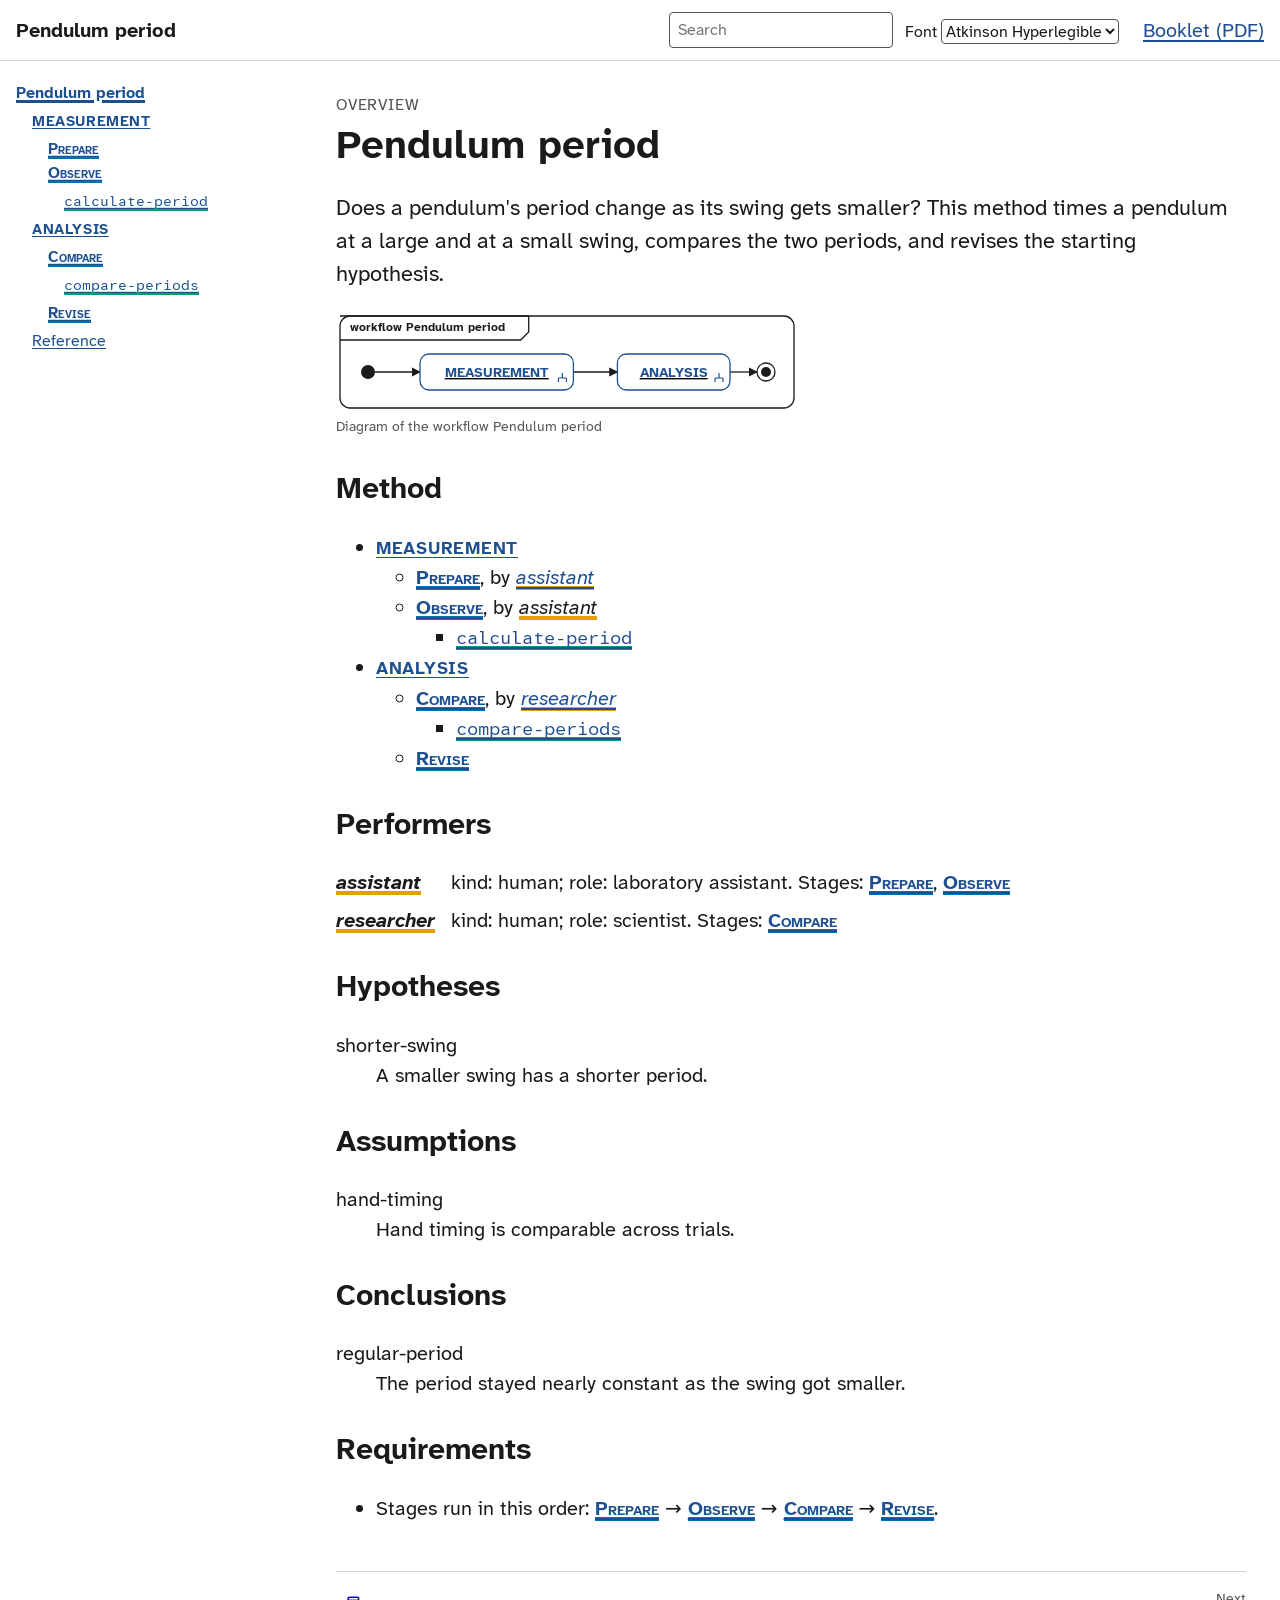
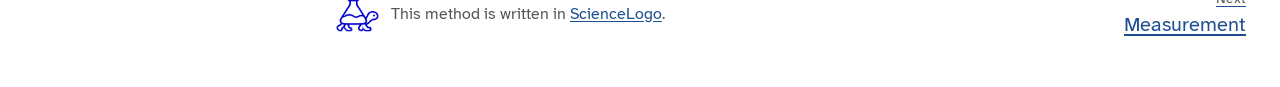
<file: index.html>
<!doctype html>
<html lang="en"><head><meta charset="utf-8"><meta name="viewport" content="width=device-width, initial-scale=1"><title>Pendulum period</title><link rel="icon" href="assets/favicon.svg" type="image/svg+xml"><link rel="stylesheet" href="assets/site.css"><script defer="" src="assets/search-index.js"></script><script defer="" src="assets/site.js"></script></head><body data-root=""><a class="skip" href="#main">Skip to content</a><header class="site-header"><a class="site-title" href="index.html">Pendulum period</a><div class="tools"></div><a class="booklet-link" href="booklet.pdf">Booklet (PDF)</a></header><div class="layout"><nav class="outline" aria-label="Method outline"><ul><li><a href="index.html" aria-current="page">Pendulum period</a><ul><li><a href="phases/measurement.html" class="cat-phase">Measurement</a><ul><li><a href="stages/prepare.html" class="cat-stage">Prepare</a></li><li><a href="stages/observe.html" class="cat-stage">Observe</a><ul><li><a href="procedures/calculate-period.html" class="cat-procedure"><code>calculate-period</code></a></li></ul></li></ul></li><li><a href="phases/analysis.html" class="cat-phase">Analysis</a><ul><li><a href="stages/compare.html" class="cat-stage">Compare</a><ul><li><a href="procedures/compare-periods.html" class="cat-procedure"><code>compare-periods</code></a></li></ul></li><li><a href="stages/revise.html" class="cat-stage">Revise</a></li></ul></li><li><a href="reference.html">Reference</a></li></ul></li></ul></nav><main id="main"><p class="kind">Overview</p><h1>Pendulum period</h1><div class="about"><p>Does a pendulum's period change as its swing gets smaller? This method times a pendulum at a large and at a small swing, compares the two periods, and revises the starting hypothesis.</p></div><figure class="diagram-figure"><div class="diagram-scroll"><svg xmlns="http://www.w3.org/2000/svg" viewBox="0 0 462.0 98.0" width="462.0" height="98.0" class="diagram" aria-labelledby="diagram-title diagram-desc"><title id="diagram-title">Diagram of the workflow Pendulum period</title><desc id="diagram-desc">Pendulum period: phase Measurement, then phase Analysis.</desc><defs><marker id="diagram-arrow" viewBox="0 0 10 10" refX="9" refY="5" markerWidth="7" markerHeight="7" orient="auto-start-reverse"><path d="M0 0L10 5L0 10z" fill="currentColor"/></marker></defs><rect x="4.0" y="2" width="454.0" height="92.0" rx="10" fill="none" stroke="currentColor" stroke-width="1.3"/><path d="M4.0 2H192.7V18.0L184.7 26.0H4.0" fill="none" stroke="currentColor" stroke-width="1.3"/><text x="14.0" y="17.0" text-anchor="start" font-size="12" fill="currentColor" class="dg-text" font-weight="700">workflow Pendulum period</text><path d="M39.0 58.0L84.0 58.0" fill="none" stroke="currentColor" stroke-width="1.3" marker-end="url(#diagram-arrow)"/><path d="M237.4 58.0L281.4 58.0" fill="none" stroke="currentColor" stroke-width="1.3" marker-end="url(#diagram-arrow)"/><path d="M394.0 58.0L421.0 58.0" fill="none" stroke="currentColor" stroke-width="1.3" marker-end="url(#diagram-arrow)"/><circle cx="32.0" cy="58.0" r="7" fill="currentColor"/><circle cx="430.0" cy="58.0" r="9" fill="none" stroke="currentColor" stroke-width="1.3"/><circle cx="430.0" cy="58.0" r="5" fill="currentColor"/><a href="phases/measurement.html"><rect x="84.0" y="40.0" width="153.4" height="36.0" rx="9" style="fill:var(--background)" stroke="currentColor" stroke-width="1.3"/><text x="160.7" y="63.0" text-anchor="middle" font-size="14" fill="currentColor" class="dg-text" font-weight="700">MEASUREMENT</text><path d="M226.4 59.0V64.0M222.4 64.0H230.4M222.4 64.0V68.0M230.4 64.0V68.0" fill="none" stroke="currentColor" stroke-width="1.2"/></a><a href="phases/analysis.html"><rect x="281.4" y="40.0" width="112.6" height="36.0" rx="9" style="fill:var(--background)" stroke="currentColor" stroke-width="1.3"/><text x="337.7" y="63.0" text-anchor="middle" font-size="14" fill="currentColor" class="dg-text" font-weight="700">ANALYSIS</text><path d="M383.0 59.0V64.0M379.0 64.0H387.0M379.0 64.0V68.0M387.0 64.0V68.0" fill="none" stroke="currentColor" stroke-width="1.2"/></a></svg></div><figcaption>Diagram of the workflow Pendulum period</figcaption></figure><section><h2>Method</h2><div class="method-outline"><ul><li><a href="phases/measurement.html" class="cat-phase" data-preview="Set up the pendulum and time its swings at two amplitudes.">Measurement</a><ul><li><a href="stages/prepare.html" class="cat-stage" data-preview="Set up a pendulum of fixed length and a hand stopwatch, and decide to time ten full swings in each trial.">Prepare</a>, by <a href="index.html#performer-assistant" class="cat-performer" data-preview="kind: &quot;human&quot;, role: &quot;laboratory assistant&quot;">assistant</a></li><li><a href="stages/observe.html" class="cat-stage" data-preview="Time ten full swings at a large and at a small swing, and derive the period of each.">Observe</a>, by <span class="cat-performer">assistant</span><ul><li><a href="procedures/calculate-period.html" class="cat-procedure" data-preview="Divide the elapsed time by the number of full swings."><code>calculate-period</code></a></li></ul></li></ul></li><li><a href="phases/analysis.html" class="cat-phase" data-preview="Compare the two periods and revise the starting hypothesis.">Analysis</a><ul><li><a href="stages/compare.html" class="cat-stage" data-preview="Compare the two periods. A difference within the timing uncertainty does not support the starting hypothesis.">Compare</a>, by <a href="index.html#performer-researcher" class="cat-performer" data-preview="kind: &quot;human&quot;, role: &quot;scientist&quot;">researcher</a><ul><li><a href="procedures/compare-periods.html" class="cat-procedure" data-preview="Subtract the period at a small swing from the period at a large swing."><code>compare-periods</code></a></li></ul></li><li><a href="stages/revise.html" class="cat-stage" data-preview="Record that the measurements did not support the starting hypothesis, and state the new one: the period is nearly constant within the observed range.">Revise</a></li></ul></li></ul></div></section><section><h2>Performers</h2><dl class="performers"><dt id="performer-assistant"><span class="cat-performer">assistant</span></dt><dd>kind: human; role: laboratory assistant. Stages: <a href="stages/prepare.html" class="cat-stage" data-preview="Set up a pendulum of fixed length and a hand stopwatch, and decide to time ten full swings in each trial.">Prepare</a>, <a href="stages/observe.html" class="cat-stage" data-preview="Time ten full swings at a large and at a small swing, and derive the period of each.">Observe</a></dd><dt id="performer-researcher"><span class="cat-performer">researcher</span></dt><dd>kind: human; role: scientist. Stages: <a href="stages/compare.html" class="cat-stage" data-preview="Compare the two periods. A difference within the timing uncertainty does not support the starting hypothesis.">Compare</a></dd></dl></section><section><h2>Hypotheses</h2><dl><dt id="hypothesis-shorter-swing">shorter-swing</dt><dd>A smaller swing has a shorter period.</dd></dl></section><section><h2>Assumptions</h2><dl><dt id="assumption-hand-timing">hand-timing</dt><dd>Hand timing is comparable across trials.</dd></dl></section><section><h2>Conclusions</h2><dl><dt id="conclusion-regular-period">regular-period</dt><dd>The period stayed nearly constant as the swing got smaller.</dd></dl></section><section><h2>Requirements</h2><ul><li>Stages run in this order: <a href="stages/prepare.html" class="cat-stage" data-preview="Set up a pendulum of fixed length and a hand stopwatch, and decide to time ten full swings in each trial.">Prepare</a> → <a href="stages/observe.html" class="cat-stage" data-preview="Time ten full swings at a large and at a small swing, and derive the period of each.">Observe</a> → <a href="stages/compare.html" class="cat-stage" data-preview="Compare the two periods. A difference within the timing uncertainty does not support the starting hypothesis.">Compare</a> → <a href="stages/revise.html" class="cat-stage" data-preview="Record that the measurements did not support the starting hypothesis, and state the new one: the period is nearly constant within the observed range.">Revise</a>.</li></ul></section><nav class="sequence" aria-label="Reading order"><p class="language-note"><img src="assets/sciencelogo.png" alt=""><span>This method is written in <a href="https://sciencelogo.org/">ScienceLogo</a>.</span></p><a href="phases/measurement.html" rel="next" class="next"><span class="direction">Next</span>Measurement</a></nav></main></div></body></html>
</file>
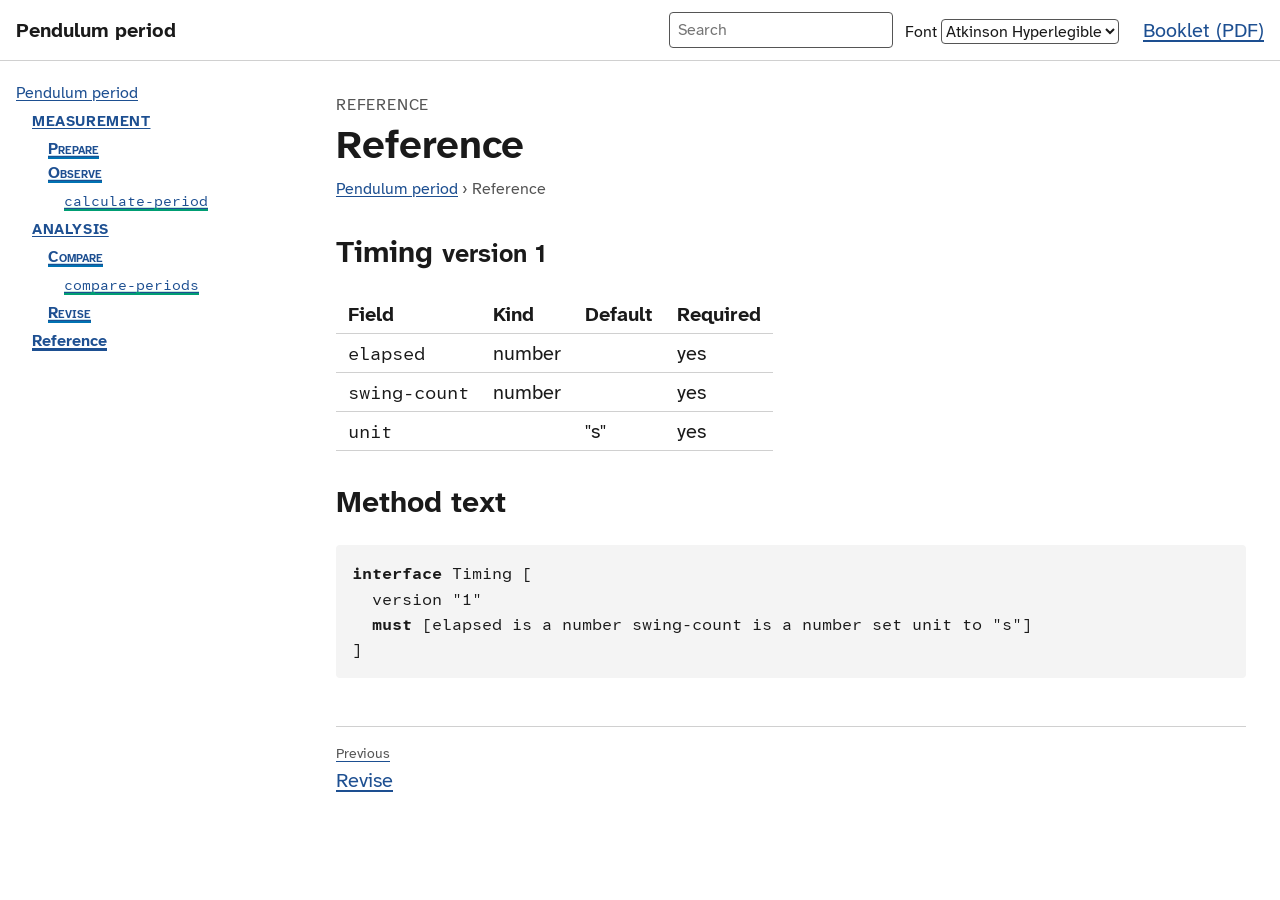
<file: reference.html>
<!doctype html>
<html lang="en"><head><meta charset="utf-8"><meta name="viewport" content="width=device-width, initial-scale=1"><title>Reference – Pendulum period</title><link rel="icon" href="assets/favicon.svg" type="image/svg+xml"><link rel="stylesheet" href="assets/site.css"><script defer="" src="assets/search-index.js"></script><script defer="" src="assets/site.js"></script></head><body data-root=""><a class="skip" href="#main">Skip to content</a><header class="site-header"><a class="site-title" href="index.html">Pendulum period</a><div class="tools"></div><a class="booklet-link" href="booklet.pdf">Booklet (PDF)</a></header><div class="layout"><nav class="outline" aria-label="Method outline"><ul><li><a href="index.html">Pendulum period</a><ul><li><a href="phases/measurement.html" class="cat-phase">Measurement</a><ul><li><a href="stages/prepare.html" class="cat-stage">Prepare</a></li><li><a href="stages/observe.html" class="cat-stage">Observe</a><ul><li><a href="procedures/calculate-period.html" class="cat-procedure"><code>calculate-period</code></a></li></ul></li></ul></li><li><a href="phases/analysis.html" class="cat-phase">Analysis</a><ul><li><a href="stages/compare.html" class="cat-stage">Compare</a><ul><li><a href="procedures/compare-periods.html" class="cat-procedure"><code>compare-periods</code></a></li></ul></li><li><a href="stages/revise.html" class="cat-stage">Revise</a></li></ul></li><li><a href="reference.html" aria-current="page">Reference</a></li></ul></li></ul></nav><main id="main"><p class="kind">Reference</p><h1>Reference</h1><nav class="breadcrumbs" aria-label="Breadcrumbs"><ol><li><a href="index.html">Pendulum period</a></li><li aria-current="page">Reference</li></ol></nav><section id="record-timing"><h2><span class="cat-record">Timing</span> <small>version 1</small></h2><table><thead><tr><th>Field</th><th>Kind</th><th>Default</th><th>Required</th></tr></thead><tbody><tr><td><code>elapsed</code></td><td>number</td><td></td><td>yes</td></tr><tr><td><code>swing-count</code></td><td>number</td><td></td><td>yes</td></tr><tr><td><code>unit</code></td><td></td><td>&quot;s&quot;</td><td>yes</td></tr></tbody></table><section class="verbose" aria-label="Method text"><h2>Method text</h2><pre><code><span class="code-keyword">interface</span> Timing [
  version &quot;1&quot;
  <span class="code-keyword">must</span> [elapsed is a number swing-count is a number set unit to &quot;s&quot;]
]</code></pre></section></section><nav class="sequence" aria-label="Reading order"><a href="stages/revise.html" rel="prev"><span class="direction">Previous</span>Revise</a></nav></main></div></body></html>
</file>
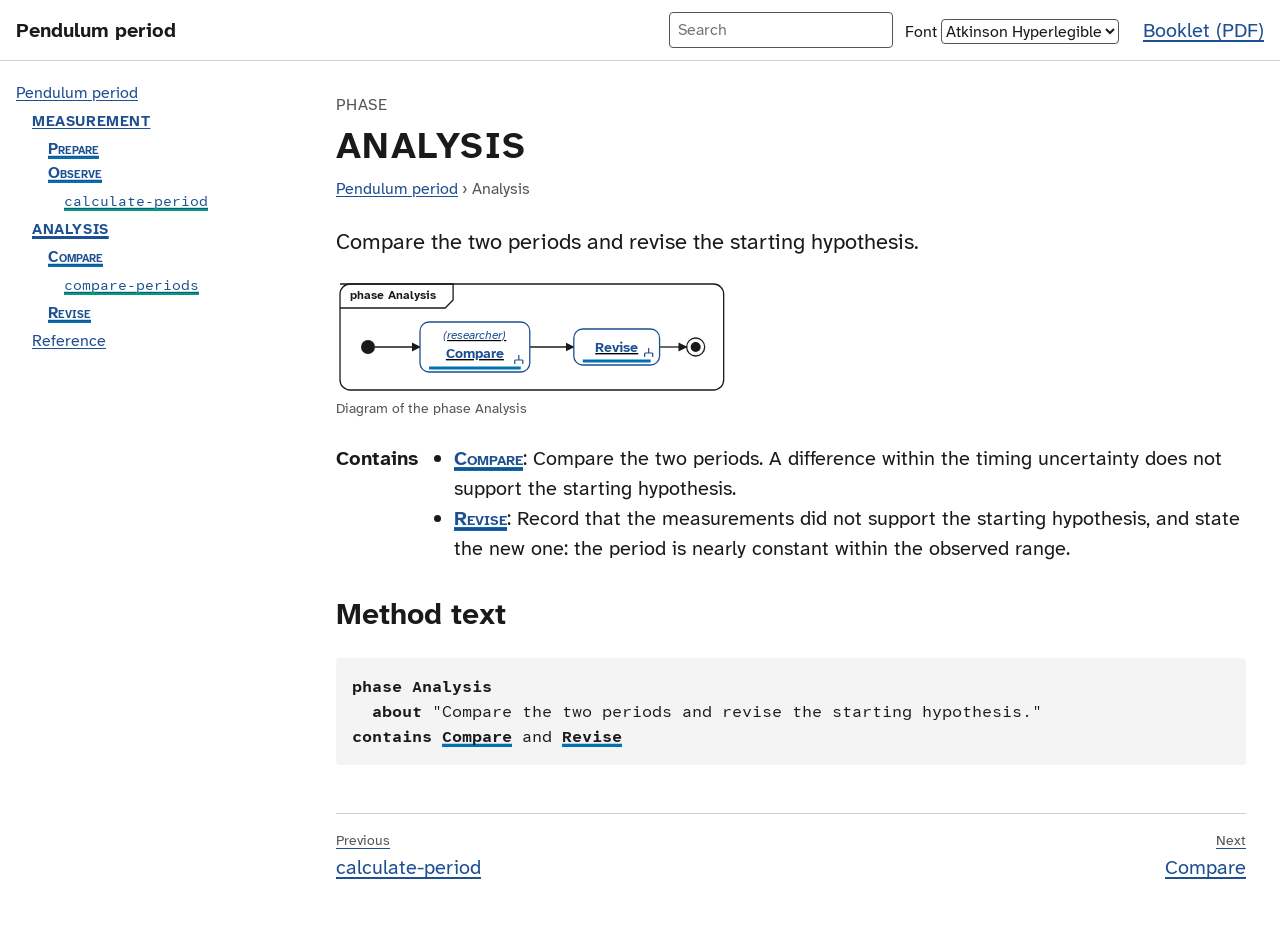
<file: phases/analysis.html>
<!doctype html>
<html lang="en"><head><meta charset="utf-8"><meta name="viewport" content="width=device-width, initial-scale=1"><title>Analysis – Pendulum period</title><link rel="icon" href="../assets/favicon.svg" type="image/svg+xml"><link rel="stylesheet" href="../assets/site.css"><script defer="" src="../assets/search-index.js"></script><script defer="" src="../assets/site.js"></script></head><body data-root="../"><a class="skip" href="#main">Skip to content</a><header class="site-header"><a class="site-title" href="../index.html">Pendulum period</a><div class="tools"></div><a class="booklet-link" href="../booklet.pdf">Booklet (PDF)</a></header><div class="layout"><nav class="outline" aria-label="Method outline"><ul><li><a href="../index.html">Pendulum period</a><ul><li><a href="../phases/measurement.html" class="cat-phase">Measurement</a><ul><li><a href="../stages/prepare.html" class="cat-stage">Prepare</a></li><li><a href="../stages/observe.html" class="cat-stage">Observe</a><ul><li><a href="../procedures/calculate-period.html" class="cat-procedure"><code>calculate-period</code></a></li></ul></li></ul></li><li><a href="../phases/analysis.html" class="cat-phase" aria-current="page">Analysis</a><ul><li><a href="../stages/compare.html" class="cat-stage">Compare</a><ul><li><a href="../procedures/compare-periods.html" class="cat-procedure"><code>compare-periods</code></a></li></ul></li><li><a href="../stages/revise.html" class="cat-stage">Revise</a></li></ul></li><li><a href="../reference.html">Reference</a></li></ul></li></ul></nav><main id="main"><p class="kind">Phase</p><h1><span class="cat-phase">Analysis</span></h1><nav class="breadcrumbs" aria-label="Breadcrumbs"><ol><li><a href="../index.html">Pendulum period</a></li><li aria-current="page">Analysis</li></ol></nav><div class="about"><p>Compare the two periods and revise the starting hypothesis.</p></div><figure class="diagram-figure"><div class="diagram-scroll"><svg xmlns="http://www.w3.org/2000/svg" viewBox="0 0 391.7 112.0" width="391.7" height="112.0" class="diagram" aria-labelledby="diagram-title diagram-desc"><title id="diagram-title">Diagram of the phase Analysis</title><desc id="diagram-desc">Analysis: stage Compare, then stage Revise.</desc><defs><marker id="diagram-arrow" viewBox="0 0 10 10" refX="9" refY="5" markerWidth="7" markerHeight="7" orient="auto-start-reverse"><path d="M0 0L10 5L0 10z" fill="currentColor"/></marker></defs><rect x="4.0" y="2" width="383.7" height="106.0" rx="10" fill="none" stroke="currentColor" stroke-width="1.3"/><path d="M4.0 2H117.1V18.0L109.1 26.0H4.0" fill="none" stroke="currentColor" stroke-width="1.3"/><text x="14.0" y="17.0" text-anchor="start" font-size="12" fill="currentColor" class="dg-text" font-weight="700">phase Analysis</text><path d="M39.0 65.0L84.0 65.0" fill="none" stroke="currentColor" stroke-width="1.3" marker-end="url(#diagram-arrow)"/><path d="M193.8 65.0L237.8 65.0" fill="none" stroke="currentColor" stroke-width="1.3" marker-end="url(#diagram-arrow)"/><path d="M323.7 65.0L350.7 65.0" fill="none" stroke="currentColor" stroke-width="1.3" marker-end="url(#diagram-arrow)"/><circle cx="32.0" cy="65.0" r="7" fill="currentColor"/><circle cx="359.7" cy="65.0" r="9" fill="none" stroke="currentColor" stroke-width="1.3"/><circle cx="359.7" cy="65.0" r="5" fill="currentColor"/><a href="../stages/compare.html"><rect x="84.0" y="40.0" width="109.8" height="50.0" rx="9" style="fill:var(--background)" stroke="currentColor" stroke-width="1.3"/><path d="M93.0 86.0H184.8" stroke="#0072B2" stroke-width="3" class="dg-stage"/><text x="138.9" y="57.0" text-anchor="middle" font-size="12" fill="currentColor" class="dg-text" font-style="italic">(researcher)</text><text x="138.9" y="76.0" text-anchor="middle" font-size="14" fill="currentColor" class="dg-text" font-weight="700">Compare</text><path d="M182.8 73.0V78.0M178.8 78.0H186.8M178.8 78.0V82.0M186.8 78.0V82.0" fill="none" stroke="currentColor" stroke-width="1.2"/></a><a href="../stages/revise.html"><rect x="237.8" y="47.0" width="85.8" height="36.0" rx="9" style="fill:var(--background)" stroke="currentColor" stroke-width="1.3"/><path d="M246.8 79.0H314.7" stroke="#0072B2" stroke-width="3" class="dg-stage"/><text x="280.8" y="70.0" text-anchor="middle" font-size="14" fill="currentColor" class="dg-text" font-weight="700">Revise</text><path d="M312.7 66.0V71.0M308.7 71.0H316.7M308.7 71.0V75.0M316.7 71.0V75.0" fill="none" stroke="currentColor" stroke-width="1.2"/></a></svg></div><figcaption>Diagram of the phase Analysis</figcaption></figure><section class="facts" aria-label="Facts"><dl><dt>Contains</dt><dd><ul><li><a href="../stages/compare.html" class="cat-stage" data-preview="Compare the two periods. A difference within the timing uncertainty does not support the starting hypothesis.">Compare</a>: Compare the two periods. A difference within the timing uncertainty does not support the starting hypothesis.</li><li><a href="../stages/revise.html" class="cat-stage" data-preview="Record that the measurements did not support the starting hypothesis, and state the new one: the period is nearly constant within the observed range.">Revise</a>: Record that the measurements did not support the starting hypothesis, and state the new one: the period is nearly constant within the observed range.</li></ul></dd></dl></section><section class="verbose" aria-label="Method text"><h2>Method text</h2><pre><code><span class="code-keyword">phase</span> <span class="cat-phase">Analysis</span>
  <span class="code-keyword">about</span> &quot;Compare the two periods and revise the starting hypothesis.&quot;
<span class="code-keyword">contains</span> <span class="cat-stage">Compare</span> and <span class="cat-stage">Revise</span></code></pre></section><nav class="sequence" aria-label="Reading order"><a href="../procedures/calculate-period.html" rel="prev"><span class="direction">Previous</span>calculate-period</a><a href="../stages/compare.html" rel="next" class="next"><span class="direction">Next</span>Compare</a></nav></main></div></body></html>
</file>
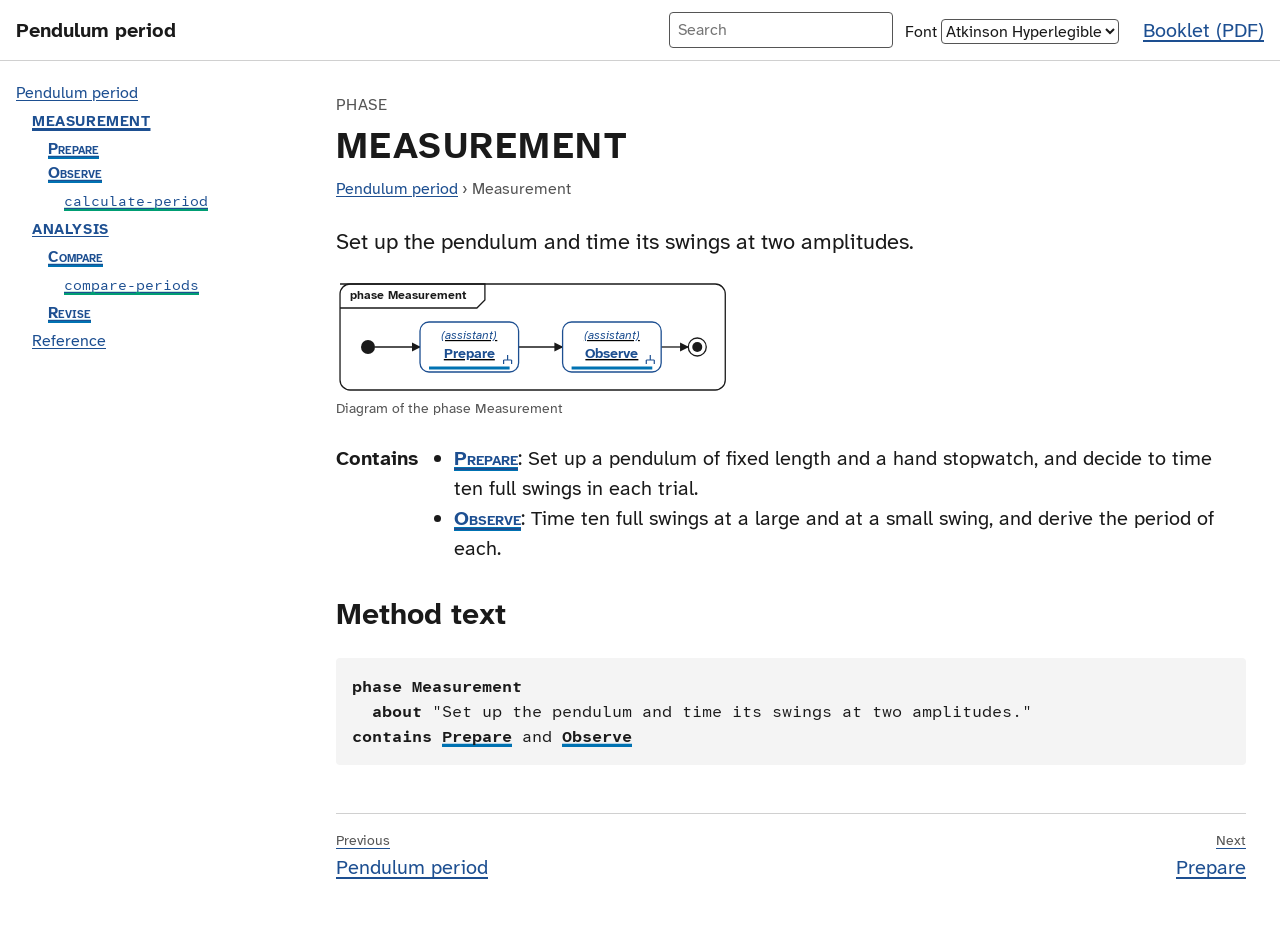
<file: phases/measurement.html>
<!doctype html>
<html lang="en"><head><meta charset="utf-8"><meta name="viewport" content="width=device-width, initial-scale=1"><title>Measurement – Pendulum period</title><link rel="icon" href="../assets/favicon.svg" type="image/svg+xml"><link rel="stylesheet" href="../assets/site.css"><script defer="" src="../assets/search-index.js"></script><script defer="" src="../assets/site.js"></script></head><body data-root="../"><a class="skip" href="#main">Skip to content</a><header class="site-header"><a class="site-title" href="../index.html">Pendulum period</a><div class="tools"></div><a class="booklet-link" href="../booklet.pdf">Booklet (PDF)</a></header><div class="layout"><nav class="outline" aria-label="Method outline"><ul><li><a href="../index.html">Pendulum period</a><ul><li><a href="../phases/measurement.html" class="cat-phase" aria-current="page">Measurement</a><ul><li><a href="../stages/prepare.html" class="cat-stage">Prepare</a></li><li><a href="../stages/observe.html" class="cat-stage">Observe</a><ul><li><a href="../procedures/calculate-period.html" class="cat-procedure"><code>calculate-period</code></a></li></ul></li></ul></li><li><a href="../phases/analysis.html" class="cat-phase">Analysis</a><ul><li><a href="../stages/compare.html" class="cat-stage">Compare</a><ul><li><a href="../procedures/compare-periods.html" class="cat-procedure"><code>compare-periods</code></a></li></ul></li><li><a href="../stages/revise.html" class="cat-stage">Revise</a></li></ul></li><li><a href="../reference.html">Reference</a></li></ul></li></ul></nav><main id="main"><p class="kind">Phase</p><h1><span class="cat-phase">Measurement</span></h1><nav class="breadcrumbs" aria-label="Breadcrumbs"><ol><li><a href="../index.html">Pendulum period</a></li><li aria-current="page">Measurement</li></ol></nav><div class="about"><p>Set up the pendulum and time its swings at two amplitudes.</p></div><figure class="diagram-figure"><div class="diagram-scroll"><svg xmlns="http://www.w3.org/2000/svg" viewBox="0 0 393.3 112.0" width="393.3" height="112.0" class="diagram" aria-labelledby="diagram-title diagram-desc"><title id="diagram-title">Diagram of the phase Measurement</title><desc id="diagram-desc">Measurement: stage Prepare, then stage Observe.</desc><defs><marker id="diagram-arrow" viewBox="0 0 10 10" refX="9" refY="5" markerWidth="7" markerHeight="7" orient="auto-start-reverse"><path d="M0 0L10 5L0 10z" fill="currentColor"/></marker></defs><rect x="4.0" y="2" width="385.3" height="106.0" rx="10" fill="none" stroke="currentColor" stroke-width="1.3"/><path d="M4.0 2H148.9V18.0L140.9 26.0H4.0" fill="none" stroke="currentColor" stroke-width="1.3"/><text x="14.0" y="17.0" text-anchor="start" font-size="12" fill="currentColor" class="dg-text" font-weight="700">phase Measurement</text><path d="M39.0 65.0L84.0 65.0" fill="none" stroke="currentColor" stroke-width="1.3" marker-end="url(#diagram-arrow)"/><path d="M182.6 65.0L226.6 65.0" fill="none" stroke="currentColor" stroke-width="1.3" marker-end="url(#diagram-arrow)"/><path d="M325.3 65.0L352.3 65.0" fill="none" stroke="currentColor" stroke-width="1.3" marker-end="url(#diagram-arrow)"/><circle cx="32.0" cy="65.0" r="7" fill="currentColor"/><circle cx="361.3" cy="65.0" r="9" fill="none" stroke="currentColor" stroke-width="1.3"/><circle cx="361.3" cy="65.0" r="5" fill="currentColor"/><a href="../stages/prepare.html"><rect x="84.0" y="40.0" width="98.6" height="50.0" rx="9" style="fill:var(--background)" stroke="currentColor" stroke-width="1.3"/><path d="M93.0 86.0H173.6" stroke="#0072B2" stroke-width="3" class="dg-stage"/><text x="133.3" y="57.0" text-anchor="middle" font-size="12" fill="currentColor" class="dg-text" font-style="italic">(assistant)</text><text x="133.3" y="76.0" text-anchor="middle" font-size="14" fill="currentColor" class="dg-text" font-weight="700">Prepare</text><path d="M171.6 73.0V78.0M167.6 78.0H175.6M167.6 78.0V82.0M175.6 78.0V82.0" fill="none" stroke="currentColor" stroke-width="1.2"/></a><a href="../stages/observe.html"><rect x="226.6" y="40.0" width="98.6" height="50.0" rx="9" style="fill:var(--background)" stroke="currentColor" stroke-width="1.3"/><path d="M235.6 86.0H316.3" stroke="#0072B2" stroke-width="3" class="dg-stage"/><text x="275.9" y="57.0" text-anchor="middle" font-size="12" fill="currentColor" class="dg-text" font-style="italic">(assistant)</text><text x="275.9" y="76.0" text-anchor="middle" font-size="14" fill="currentColor" class="dg-text" font-weight="700">Observe</text><path d="M314.3 73.0V78.0M310.3 78.0H318.3M310.3 78.0V82.0M318.3 78.0V82.0" fill="none" stroke="currentColor" stroke-width="1.2"/></a></svg></div><figcaption>Diagram of the phase Measurement</figcaption></figure><section class="facts" aria-label="Facts"><dl><dt>Contains</dt><dd><ul><li><a href="../stages/prepare.html" class="cat-stage" data-preview="Set up a pendulum of fixed length and a hand stopwatch, and decide to time ten full swings in each trial.">Prepare</a>: Set up a pendulum of fixed length and a hand stopwatch, and decide to time ten full swings in each trial.</li><li><a href="../stages/observe.html" class="cat-stage" data-preview="Time ten full swings at a large and at a small swing, and derive the period of each.">Observe</a>: Time ten full swings at a large and at a small swing, and derive the period of each.</li></ul></dd></dl></section><section class="verbose" aria-label="Method text"><h2>Method text</h2><pre><code><span class="code-keyword">phase</span> <span class="cat-phase">Measurement</span>
  <span class="code-keyword">about</span> &quot;Set up the pendulum and time its swings at two amplitudes.&quot;
<span class="code-keyword">contains</span> <span class="cat-stage">Prepare</span> and <span class="cat-stage">Observe</span></code></pre></section><nav class="sequence" aria-label="Reading order"><a href="../index.html" rel="prev"><span class="direction">Previous</span>Pendulum period</a><a href="../stages/prepare.html" rel="next" class="next"><span class="direction">Next</span>Prepare</a></nav></main></div></body></html>
</file>
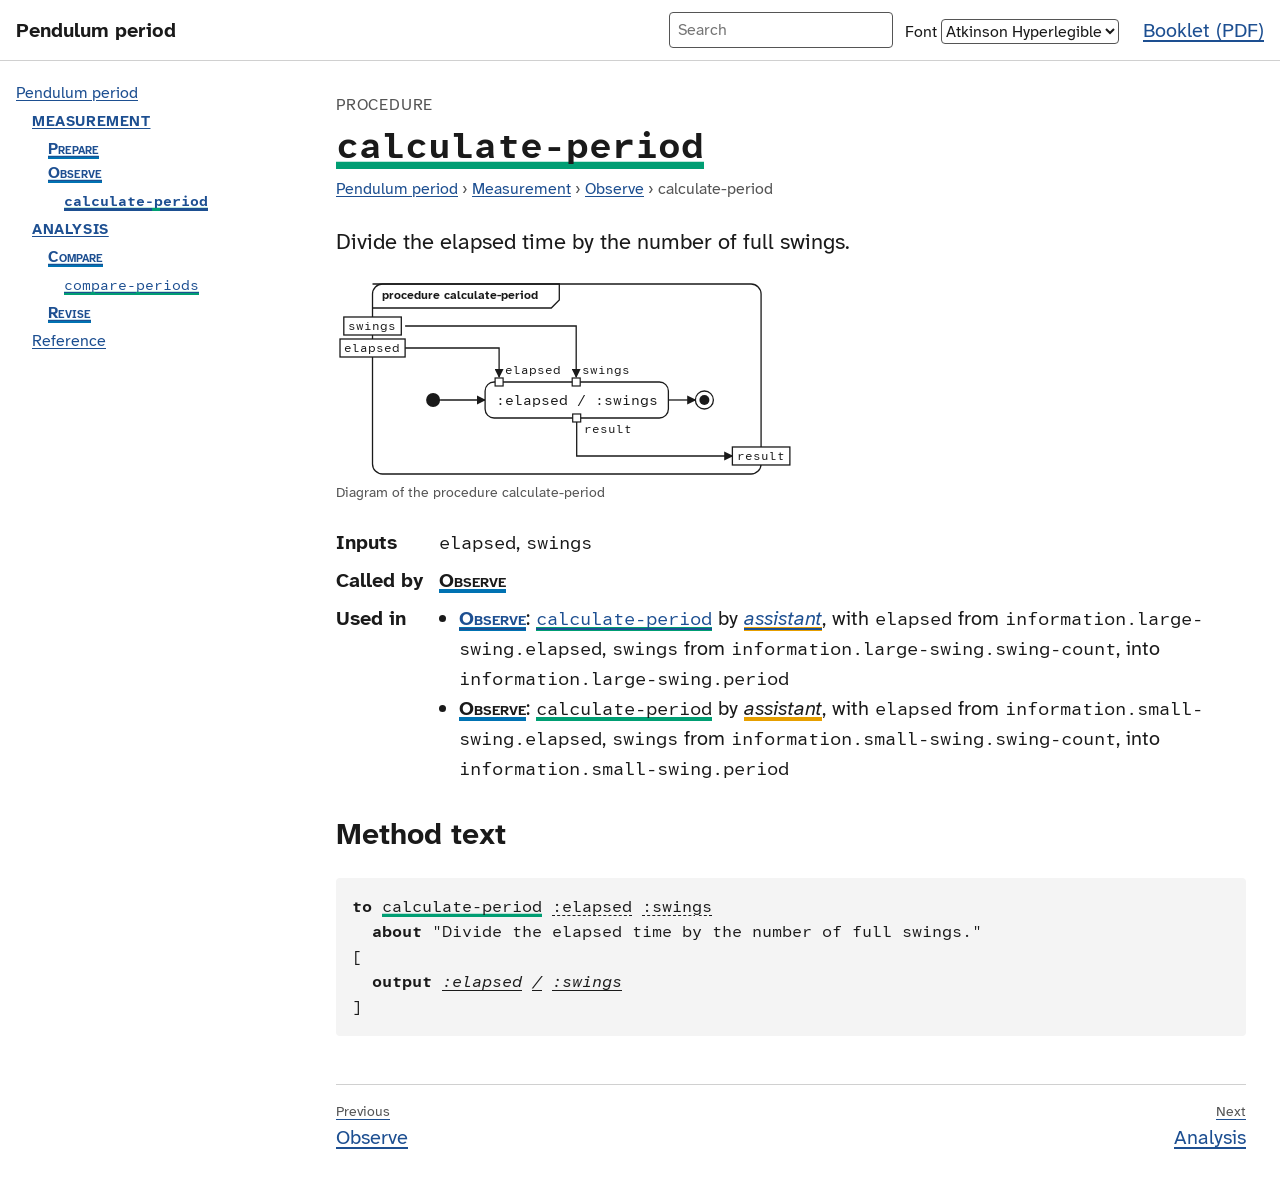
<file: procedures/calculate-period.html>
<!doctype html>
<html lang="en"><head><meta charset="utf-8"><meta name="viewport" content="width=device-width, initial-scale=1"><title>calculate-period – Pendulum period</title><link rel="icon" href="../assets/favicon.svg" type="image/svg+xml"><link rel="stylesheet" href="../assets/site.css"><script defer="" src="../assets/search-index.js"></script><script defer="" src="../assets/site.js"></script></head><body data-root="../"><a class="skip" href="#main">Skip to content</a><header class="site-header"><a class="site-title" href="../index.html">Pendulum period</a><div class="tools"></div><a class="booklet-link" href="../booklet.pdf">Booklet (PDF)</a></header><div class="layout"><nav class="outline" aria-label="Method outline"><ul><li><a href="../index.html">Pendulum period</a><ul><li><a href="../phases/measurement.html" class="cat-phase">Measurement</a><ul><li><a href="../stages/prepare.html" class="cat-stage">Prepare</a></li><li><a href="../stages/observe.html" class="cat-stage">Observe</a><ul><li><a href="../procedures/calculate-period.html" class="cat-procedure" aria-current="page"><code>calculate-period</code></a></li></ul></li></ul></li><li><a href="../phases/analysis.html" class="cat-phase">Analysis</a><ul><li><a href="../stages/compare.html" class="cat-stage">Compare</a><ul><li><a href="../procedures/compare-periods.html" class="cat-procedure"><code>compare-periods</code></a></li></ul></li><li><a href="../stages/revise.html" class="cat-stage">Revise</a></li></ul></li><li><a href="../reference.html">Reference</a></li></ul></li></ul></nav><main id="main"><p class="kind">Procedure</p><h1><code class="cat-procedure">calculate-period</code></h1><nav class="breadcrumbs" aria-label="Breadcrumbs"><ol><li><a href="../index.html">Pendulum period</a></li><li><a href="../phases/measurement.html">Measurement</a></li><li><a href="../stages/observe.html">Observe</a></li><li aria-current="page">calculate-period</li></ol></nav><div class="about"><p>Divide the elapsed time by the number of full swings.</p></div><figure class="diagram-figure"><div class="diagram-scroll"><svg xmlns="http://www.w3.org/2000/svg" viewBox="0 0 457.9 196.0" width="457.9" height="196.0" class="diagram" aria-labelledby="diagram-title diagram-desc"><title id="diagram-title">Diagram of the procedure calculate-period</title><desc id="diagram-desc">calculate-period: action :elapsed / :swings. It reads elapsed, swings. It writes result.</desc><defs><marker id="diagram-arrow" viewBox="0 0 10 10" refX="9" refY="5" markerWidth="7" markerHeight="7" orient="auto-start-reverse"><path d="M0 0L10 5L0 10z" fill="currentColor"/></marker></defs><rect x="36.5" y="2" width="388.6" height="190.0" rx="10" fill="none" stroke="currentColor" stroke-width="1.3"/><path d="M36.5 2H223.3V18.0L215.3 26.0H36.5" fill="none" stroke="currentColor" stroke-width="1.3"/><text x="46.5" y="17.0" text-anchor="start" font-size="12" fill="currentColor" class="dg-text" font-weight="700">procedure calculate-period</text><path d="M69.1 66.0L163.1 66.0L163.1 95.0" fill="none" stroke="currentColor" stroke-width="1.3" marker-end="url(#diagram-arrow)"/><path d="M69.1 44.0L240.2 44.0L240.2 95.0" fill="none" stroke="currentColor" stroke-width="1.3" marker-end="url(#diagram-arrow)"/><path d="M240.7 140.0L240.7 174.0L396.4 174.0" fill="none" stroke="currentColor" stroke-width="1.3" marker-end="url(#diagram-arrow)"/><path d="M104.1 118.0L149.1 118.0" fill="none" stroke="currentColor" stroke-width="1.3" marker-end="url(#diagram-arrow)"/><path d="M332.4 118.0L359.4 118.0" fill="none" stroke="currentColor" stroke-width="1.3" marker-end="url(#diagram-arrow)"/><circle cx="97.1" cy="118.0" r="7" fill="currentColor"/><circle cx="368.4" cy="118.0" r="9" fill="none" stroke="currentColor" stroke-width="1.3"/><circle cx="368.4" cy="118.0" r="5" fill="currentColor"/><rect x="149.1" y="100.0" width="183.3" height="36.0" rx="9" style="fill:var(--background)" stroke="currentColor" stroke-width="1.3"/><text x="240.7" y="123.0" text-anchor="middle" font-size="14" fill="currentColor" class="dg-code">:elapsed / :swings</text><rect x="159.1" y="96.0" width="8" height="8" style="fill:var(--background)" stroke="currentColor" stroke-width="1.2"/><text x="169.1" y="92.0" text-anchor="start" font-size="12" fill="currentColor" class="dg-code">elapsed</text><rect x="236.2" y="96.0" width="8" height="8" style="fill:var(--background)" stroke="currentColor" stroke-width="1.2"/><text x="246.2" y="92.0" text-anchor="start" font-size="12" fill="currentColor" class="dg-code">swings</text><rect x="236.7" y="132.0" width="8" height="8" style="fill:var(--background)" stroke="currentColor" stroke-width="1.2"/><text x="247.7" y="151.0" text-anchor="start" font-size="12" fill="currentColor" class="dg-code">result</text><rect x="4.0" y="57.0" width="65.1" height="18" style="fill:var(--background)" stroke="currentColor" stroke-width="1.3"/><text x="36.5" y="70.0" text-anchor="middle" font-size="12" fill="currentColor" class="dg-code">elapsed</text><rect x="7.8" y="35.0" width="57.5" height="18" style="fill:var(--background)" stroke="currentColor" stroke-width="1.3"/><text x="36.5" y="48.0" text-anchor="middle" font-size="12" fill="currentColor" class="dg-code">swings</text><rect x="396.4" y="165.0" width="57.5" height="18" style="fill:var(--background)" stroke="currentColor" stroke-width="1.3"/><text x="425.1" y="178.0" text-anchor="middle" font-size="12" fill="currentColor" class="dg-code">result</text></svg></div><figcaption>Diagram of the procedure calculate-period</figcaption></figure><section class="facts" aria-label="Facts"><dl><dt>Inputs</dt><dd><code>elapsed</code>, <code>swings</code></dd><dt>Called by</dt><dd><span class="cat-stage">Observe</span></dd><dt>Used in</dt><dd><ul><li><a href="../stages/observe.html" class="cat-stage" data-preview="Time ten full swings at a large and at a small swing, and derive the period of each.">Observe</a>: <a href="../procedures/calculate-period.html" class="cat-procedure" data-preview="Divide the elapsed time by the number of full swings."><code>calculate-period</code></a> by <a href="../index.html#performer-assistant" class="cat-performer" data-preview="kind: &quot;human&quot;, role: &quot;laboratory assistant&quot;">assistant</a>, with <code>elapsed</code> from <code>information.large-swing.elapsed</code>, <code>swings</code> from <code>information.large-swing.swing-count</code>, into <code>information.large-swing.period</code></li><li><span class="cat-stage">Observe</span>: <span class="cat-procedure"><code>calculate-period</code></span> by <span class="cat-performer">assistant</span>, with <code>elapsed</code> from <code>information.small-swing.elapsed</code>, <code>swings</code> from <code>information.small-swing.swing-count</code>, into <code>information.small-swing.period</code></li></ul></dd></dl></section><section class="verbose" aria-label="Method text"><h2>Method text</h2><pre><code><span class="code-keyword">to</span> <span class="cat-procedure">calculate-period</span> <span class="code-input">:elapsed</span> <span class="code-input">:swings</span>
  <span class="code-keyword">about</span> &quot;Divide the elapsed time by the number of full swings.&quot;
[
  <span class="code-keyword">output</span> <span class="code-output">:elapsed</span> <span class="code-output">/</span> <span class="code-output">:swings</span>
]</code></pre></section><nav class="sequence" aria-label="Reading order"><a href="../stages/observe.html" rel="prev"><span class="direction">Previous</span>Observe</a><a href="../phases/analysis.html" rel="next" class="next"><span class="direction">Next</span>Analysis</a></nav></main></div></body></html>
</file>
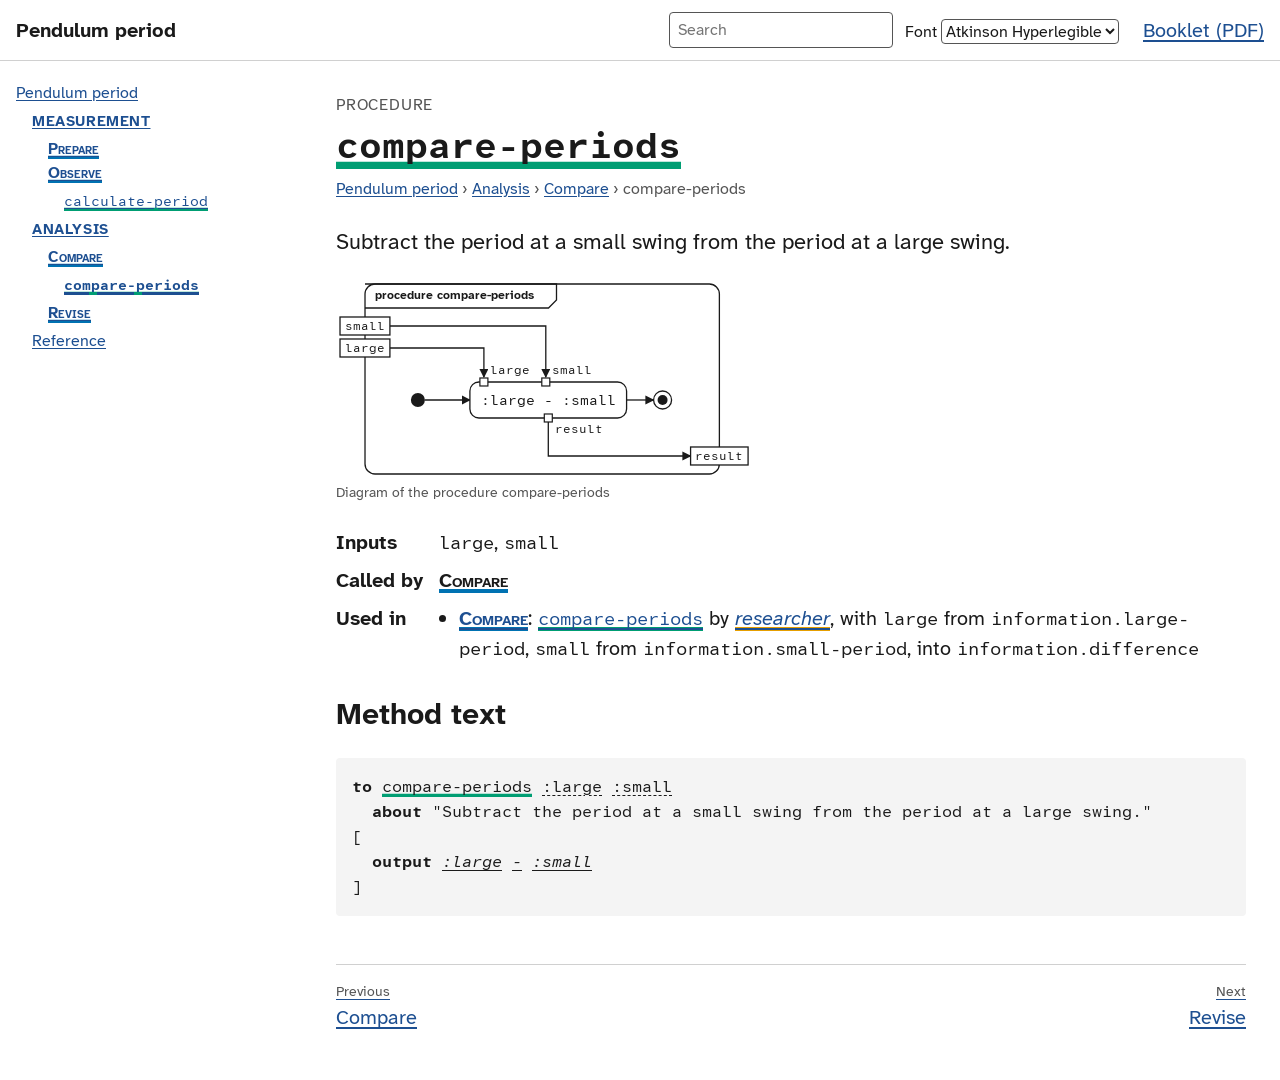
<file: procedures/compare-periods.html>
<!doctype html>
<html lang="en"><head><meta charset="utf-8"><meta name="viewport" content="width=device-width, initial-scale=1"><title>compare-periods – Pendulum period</title><link rel="icon" href="../assets/favicon.svg" type="image/svg+xml"><link rel="stylesheet" href="../assets/site.css"><script defer="" src="../assets/search-index.js"></script><script defer="" src="../assets/site.js"></script></head><body data-root="../"><a class="skip" href="#main">Skip to content</a><header class="site-header"><a class="site-title" href="../index.html">Pendulum period</a><div class="tools"></div><a class="booklet-link" href="../booklet.pdf">Booklet (PDF)</a></header><div class="layout"><nav class="outline" aria-label="Method outline"><ul><li><a href="../index.html">Pendulum period</a><ul><li><a href="../phases/measurement.html" class="cat-phase">Measurement</a><ul><li><a href="../stages/prepare.html" class="cat-stage">Prepare</a></li><li><a href="../stages/observe.html" class="cat-stage">Observe</a><ul><li><a href="../procedures/calculate-period.html" class="cat-procedure"><code>calculate-period</code></a></li></ul></li></ul></li><li><a href="../phases/analysis.html" class="cat-phase">Analysis</a><ul><li><a href="../stages/compare.html" class="cat-stage">Compare</a><ul><li><a href="../procedures/compare-periods.html" class="cat-procedure" aria-current="page"><code>compare-periods</code></a></li></ul></li><li><a href="../stages/revise.html" class="cat-stage">Revise</a></li></ul></li><li><a href="../reference.html">Reference</a></li></ul></li></ul></nav><main id="main"><p class="kind">Procedure</p><h1><code class="cat-procedure">compare-periods</code></h1><nav class="breadcrumbs" aria-label="Breadcrumbs"><ol><li><a href="../index.html">Pendulum period</a></li><li><a href="../phases/analysis.html">Analysis</a></li><li><a href="../stages/compare.html">Compare</a></li><li aria-current="page">compare-periods</li></ol></nav><div class="about"><p>Subtract the period at a small swing from the period at a large swing.</p></div><figure class="diagram-figure"><div class="diagram-scroll"><svg xmlns="http://www.w3.org/2000/svg" viewBox="0 0 416.1 196.0" width="416.1" height="196.0" class="diagram" aria-labelledby="diagram-title diagram-desc"><title id="diagram-title">Diagram of the procedure compare-periods</title><desc id="diagram-desc">compare-periods: action :large - :small. It reads large, small. It writes result.</desc><defs><marker id="diagram-arrow" viewBox="0 0 10 10" refX="9" refY="5" markerWidth="7" markerHeight="7" orient="auto-start-reverse"><path d="M0 0L10 5L0 10z" fill="currentColor"/></marker></defs><rect x="29.0" y="2" width="354.4" height="190.0" rx="10" fill="none" stroke="currentColor" stroke-width="1.3"/><path d="M29.0 2H220.5V18.0L212.5 26.0H29.0" fill="none" stroke="currentColor" stroke-width="1.3"/><text x="39.0" y="17.0" text-anchor="start" font-size="12" fill="currentColor" class="dg-text" font-weight="700">procedure compare-periods</text><path d="M53.9 66.0L147.9 66.0L147.9 95.0" fill="none" stroke="currentColor" stroke-width="1.3" marker-end="url(#diagram-arrow)"/><path d="M53.9 44.0L209.8 44.0L209.8 95.0" fill="none" stroke="currentColor" stroke-width="1.3" marker-end="url(#diagram-arrow)"/><path d="M212.3 140.0L212.3 174.0L354.6 174.0" fill="none" stroke="currentColor" stroke-width="1.3" marker-end="url(#diagram-arrow)"/><path d="M88.9 118.0L133.9 118.0" fill="none" stroke="currentColor" stroke-width="1.3" marker-end="url(#diagram-arrow)"/><path d="M290.6 118.0L317.6 118.0" fill="none" stroke="currentColor" stroke-width="1.3" marker-end="url(#diagram-arrow)"/><circle cx="81.9" cy="118.0" r="7" fill="currentColor"/><circle cx="326.6" cy="118.0" r="9" fill="none" stroke="currentColor" stroke-width="1.3"/><circle cx="326.6" cy="118.0" r="5" fill="currentColor"/><rect x="133.9" y="100.0" width="156.7" height="36.0" rx="9" style="fill:var(--background)" stroke="currentColor" stroke-width="1.3"/><text x="212.3" y="123.0" text-anchor="middle" font-size="14" fill="currentColor" class="dg-code">:large - :small</text><rect x="143.9" y="96.0" width="8" height="8" style="fill:var(--background)" stroke="currentColor" stroke-width="1.2"/><text x="153.9" y="92.0" text-anchor="start" font-size="12" fill="currentColor" class="dg-code">large</text><rect x="205.8" y="96.0" width="8" height="8" style="fill:var(--background)" stroke="currentColor" stroke-width="1.2"/><text x="215.8" y="92.0" text-anchor="start" font-size="12" fill="currentColor" class="dg-code">small</text><rect x="208.3" y="132.0" width="8" height="8" style="fill:var(--background)" stroke="currentColor" stroke-width="1.2"/><text x="219.3" y="151.0" text-anchor="start" font-size="12" fill="currentColor" class="dg-code">result</text><rect x="4.0" y="57.0" width="49.9" height="18" style="fill:var(--background)" stroke="currentColor" stroke-width="1.3"/><text x="29.0" y="70.0" text-anchor="middle" font-size="12" fill="currentColor" class="dg-code">large</text><rect x="4.0" y="35.0" width="49.9" height="18" style="fill:var(--background)" stroke="currentColor" stroke-width="1.3"/><text x="29.0" y="48.0" text-anchor="middle" font-size="12" fill="currentColor" class="dg-code">small</text><rect x="354.6" y="165.0" width="57.5" height="18" style="fill:var(--background)" stroke="currentColor" stroke-width="1.3"/><text x="383.4" y="178.0" text-anchor="middle" font-size="12" fill="currentColor" class="dg-code">result</text></svg></div><figcaption>Diagram of the procedure compare-periods</figcaption></figure><section class="facts" aria-label="Facts"><dl><dt>Inputs</dt><dd><code>large</code>, <code>small</code></dd><dt>Called by</dt><dd><span class="cat-stage">Compare</span></dd><dt>Used in</dt><dd><ul><li><a href="../stages/compare.html" class="cat-stage" data-preview="Compare the two periods. A difference within the timing uncertainty does not support the starting hypothesis.">Compare</a>: <a href="../procedures/compare-periods.html" class="cat-procedure" data-preview="Subtract the period at a small swing from the period at a large swing."><code>compare-periods</code></a> by <a href="../index.html#performer-researcher" class="cat-performer" data-preview="kind: &quot;human&quot;, role: &quot;scientist&quot;">researcher</a>, with <code>large</code> from <code>information.large-period</code>, <code>small</code> from <code>information.small-period</code>, into <code>information.difference</code></li></ul></dd></dl></section><section class="verbose" aria-label="Method text"><h2>Method text</h2><pre><code><span class="code-keyword">to</span> <span class="cat-procedure">compare-periods</span> <span class="code-input">:large</span> <span class="code-input">:small</span>
  <span class="code-keyword">about</span> &quot;Subtract the period at a small swing from the period at a large swing.&quot;
[
  <span class="code-keyword">output</span> <span class="code-output">:large</span> <span class="code-output">-</span> <span class="code-output">:small</span>
]</code></pre></section><nav class="sequence" aria-label="Reading order"><a href="../stages/compare.html" rel="prev"><span class="direction">Previous</span>Compare</a><a href="../stages/revise.html" rel="next" class="next"><span class="direction">Next</span>Revise</a></nav></main></div></body></html>
</file>
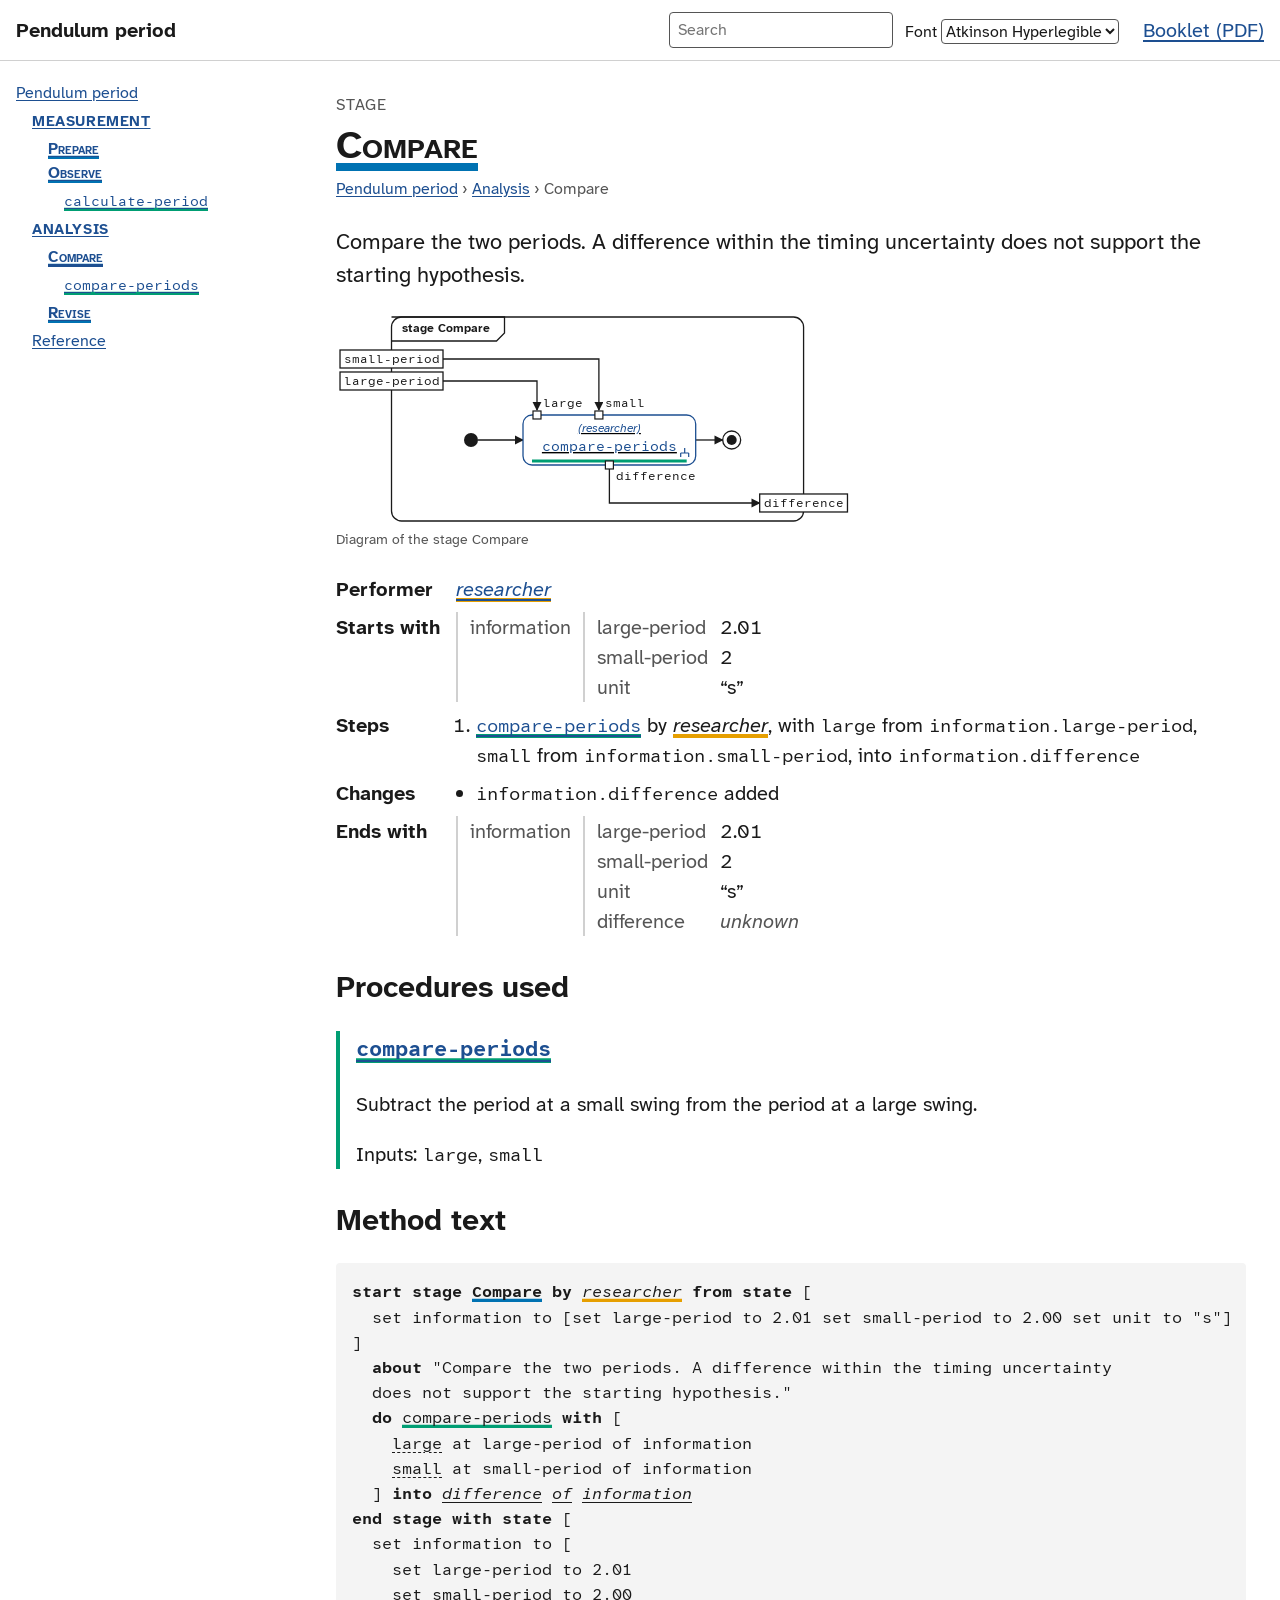
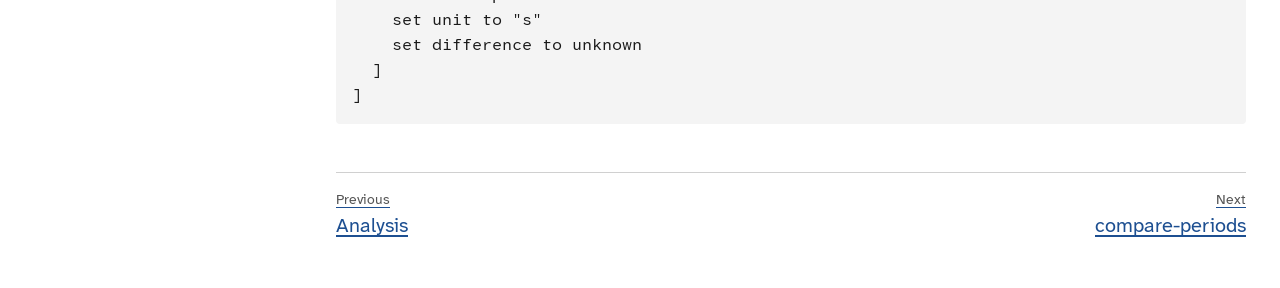
<file: stages/compare.html>
<!doctype html>
<html lang="en"><head><meta charset="utf-8"><meta name="viewport" content="width=device-width, initial-scale=1"><title>Compare – Pendulum period</title><link rel="icon" href="../assets/favicon.svg" type="image/svg+xml"><link rel="stylesheet" href="../assets/site.css"><script defer="" src="../assets/search-index.js"></script><script defer="" src="../assets/site.js"></script></head><body data-root="../"><a class="skip" href="#main">Skip to content</a><header class="site-header"><a class="site-title" href="../index.html">Pendulum period</a><div class="tools"></div><a class="booklet-link" href="../booklet.pdf">Booklet (PDF)</a></header><div class="layout"><nav class="outline" aria-label="Method outline"><ul><li><a href="../index.html">Pendulum period</a><ul><li><a href="../phases/measurement.html" class="cat-phase">Measurement</a><ul><li><a href="../stages/prepare.html" class="cat-stage">Prepare</a></li><li><a href="../stages/observe.html" class="cat-stage">Observe</a><ul><li><a href="../procedures/calculate-period.html" class="cat-procedure"><code>calculate-period</code></a></li></ul></li></ul></li><li><a href="../phases/analysis.html" class="cat-phase">Analysis</a><ul><li><a href="../stages/compare.html" class="cat-stage" aria-current="page">Compare</a><ul><li><a href="../procedures/compare-periods.html" class="cat-procedure"><code>compare-periods</code></a></li></ul></li><li><a href="../stages/revise.html" class="cat-stage">Revise</a></li></ul></li><li><a href="../reference.html">Reference</a></li></ul></li></ul></nav><main id="main"><p class="kind">Stage</p><h1><span class="cat-stage">Compare</span></h1><nav class="breadcrumbs" aria-label="Breadcrumbs"><ol><li><a href="../index.html">Pendulum period</a></li><li><a href="../phases/analysis.html">Analysis</a></li><li aria-current="page">Compare</li></ol></nav><div class="about"><p>Compare the two periods. A difference within the timing uncertainty does not support the starting hypothesis.</p></div><figure class="diagram-figure"><div class="diagram-scroll"><svg xmlns="http://www.w3.org/2000/svg" viewBox="0 0 515.6 210.0" width="515.6" height="210.0" class="diagram" aria-labelledby="diagram-title diagram-desc"><title id="diagram-title">Diagram of the stage Compare</title><desc id="diagram-desc">Compare: procedure compare-periods. It reads large-period, small-period. It writes difference.</desc><defs><marker id="diagram-arrow" viewBox="0 0 10 10" refX="9" refY="5" markerWidth="7" markerHeight="7" orient="auto-start-reverse"><path d="M0 0L10 5L0 10z" fill="currentColor"/></marker></defs><rect x="55.5" y="2" width="412.1" height="204.0" rx="10" fill="none" stroke="currentColor" stroke-width="1.3"/><path d="M55.5 2H168.5V18.0L160.5 26.0H55.5" fill="none" stroke="currentColor" stroke-width="1.3"/><text x="65.5" y="17.0" text-anchor="start" font-size="12" fill="currentColor" class="dg-text" font-weight="700">stage Compare</text><path d="M107.0 66.0L201.0 66.0L201.0 95.0" fill="none" stroke="currentColor" stroke-width="1.3" marker-end="url(#diagram-arrow)"/><path d="M107.0 44.0L262.9 44.0L262.9 95.0" fill="none" stroke="currentColor" stroke-width="1.3" marker-end="url(#diagram-arrow)"/><path d="M273.4 154.0L273.4 188.0L423.7 188.0" fill="none" stroke="currentColor" stroke-width="1.3" marker-end="url(#diagram-arrow)"/><path d="M142.0 125.0L187.0 125.0" fill="none" stroke="currentColor" stroke-width="1.3" marker-end="url(#diagram-arrow)"/><path d="M359.7 125.0L386.7 125.0" fill="none" stroke="currentColor" stroke-width="1.3" marker-end="url(#diagram-arrow)"/><circle cx="135.0" cy="125.0" r="7" fill="currentColor"/><circle cx="395.7" cy="125.0" r="9" fill="none" stroke="currentColor" stroke-width="1.3"/><circle cx="395.7" cy="125.0" r="5" fill="currentColor"/><a href="../procedures/compare-periods.html"><rect x="187.0" y="100.0" width="172.7" height="50.0" rx="9" style="fill:var(--background)" stroke="currentColor" stroke-width="1.3"/><path d="M196.0 146.0H350.7" stroke="#009E73" stroke-width="3" class="dg-procedure"/><text x="273.4" y="117.0" text-anchor="middle" font-size="12" fill="currentColor" class="dg-text" font-style="italic">(researcher)</text><text x="273.4" y="136.0" text-anchor="middle" font-size="14" fill="currentColor" class="dg-code">compare-periods</text><path d="M348.7 133.0V138.0M344.7 138.0H352.7M344.7 138.0V142.0M352.7 138.0V142.0" fill="none" stroke="currentColor" stroke-width="1.2"/></a><rect x="197.0" y="96.0" width="8" height="8" style="fill:var(--background)" stroke="currentColor" stroke-width="1.2"/><text x="207.0" y="92.0" text-anchor="start" font-size="12" fill="currentColor" class="dg-code">large</text><rect x="258.9" y="96.0" width="8" height="8" style="fill:var(--background)" stroke="currentColor" stroke-width="1.2"/><text x="268.9" y="92.0" text-anchor="start" font-size="12" fill="currentColor" class="dg-code">small</text><rect x="269.4" y="146.0" width="8" height="8" style="fill:var(--background)" stroke="currentColor" stroke-width="1.2"/><text x="280.4" y="165.0" text-anchor="start" font-size="12" fill="currentColor" class="dg-code">difference</text><rect x="4.0" y="57.0" width="103.0" height="18" style="fill:var(--background)" stroke="currentColor" stroke-width="1.3"/><text x="55.5" y="70.0" text-anchor="middle" font-size="12" fill="currentColor" class="dg-code">large-period</text><rect x="4.0" y="35.0" width="103.0" height="18" style="fill:var(--background)" stroke="currentColor" stroke-width="1.3"/><text x="55.5" y="48.0" text-anchor="middle" font-size="12" fill="currentColor" class="dg-code">small-period</text><rect x="423.7" y="179.0" width="87.8" height="18" style="fill:var(--background)" stroke="currentColor" stroke-width="1.3"/><text x="467.6" y="192.0" text-anchor="middle" font-size="12" fill="currentColor" class="dg-code">difference</text></svg></div><figcaption>Diagram of the stage Compare</figcaption></figure><section class="facts" aria-label="Facts"><dl><dt>Performer</dt><dd><a href="../index.html#performer-researcher" class="cat-performer" data-preview="kind: &quot;human&quot;, role: &quot;scientist&quot;">researcher</a></dd><dt>Starts with</dt><dd><dl class="record"><dt>information</dt><dd><dl class="record"><dt>large-period</dt><dd><span class="value">2.01</span></dd><dt>small-period</dt><dd><span class="value">2</span></dd><dt>unit</dt><dd><span class="text-value">“s”</span></dd></dl></dd></dl></dd><dt>Steps</dt><dd><ol><li><a href="../procedures/compare-periods.html" class="cat-procedure" data-preview="Subtract the period at a small swing from the period at a large swing."><code>compare-periods</code></a> by <span class="cat-performer">researcher</span>, with <code>large</code> from <code>information.large-period</code>, <code>small</code> from <code>information.small-period</code>, into <code>information.difference</code></li></ol></dd><dt>Changes</dt><dd><ul><li><code>information.difference</code> added</li></ul></dd><dt>Ends with</dt><dd><dl class="record"><dt>information</dt><dd><dl class="record"><dt>large-period</dt><dd><span class="value">2.01</span></dd><dt>small-period</dt><dd><span class="value">2</span></dd><dt>unit</dt><dd><span class="text-value">“s”</span></dd><dt>difference</dt><dd><span class="unknown">unknown</span></dd></dl></dd></dl></dd></dl></section><section class="procedures-used"><h2>Procedures used</h2><div class="procedure-summary"><h3><a href="../procedures/compare-periods.html" class="cat-procedure" data-preview="Subtract the period at a small swing from the period at a large swing."><code>compare-periods</code></a></h3><p>Subtract the period at a small swing from the period at a large swing.</p><p>Inputs: <code>large</code>, <code>small</code></p></div></section><section class="verbose" aria-label="Method text"><h2>Method text</h2><pre><code><span class="code-keyword">start</span> <span class="code-keyword">stage</span> <span class="cat-stage">Compare</span> <span class="code-keyword">by</span> <span class="cat-performer">researcher</span> <span class="code-keyword">from</span> <span class="code-keyword">state</span> [
  set information to [set large-period to 2.01 set small-period to 2.00 set unit to &quot;s&quot;]
]
  <span class="code-keyword">about</span> &quot;Compare the two periods. A difference within the timing uncertainty
  does not support the starting hypothesis.&quot;
  <span class="code-keyword">do</span> <span class="cat-procedure">compare-periods</span> <span class="code-keyword">with</span> [
    <span class="code-input">large</span> at large-period of information
    <span class="code-input">small</span> at small-period of information
  ] <span class="code-keyword">into</span> <span class="code-output">difference</span> <span class="code-output">of</span> <span class="code-output">information</span>
<span class="code-keyword">end</span> <span class="code-keyword">stage</span> <span class="code-keyword">with</span> <span class="code-keyword">state</span> [
  set information to [
    set large-period to 2.01
    set small-period to 2.00
    set unit to &quot;s&quot;
    set difference to unknown
  ]
]</code></pre></section><nav class="sequence" aria-label="Reading order"><a href="../phases/analysis.html" rel="prev"><span class="direction">Previous</span>Analysis</a><a href="../procedures/compare-periods.html" rel="next" class="next"><span class="direction">Next</span>compare-periods</a></nav></main></div></body></html>
</file>
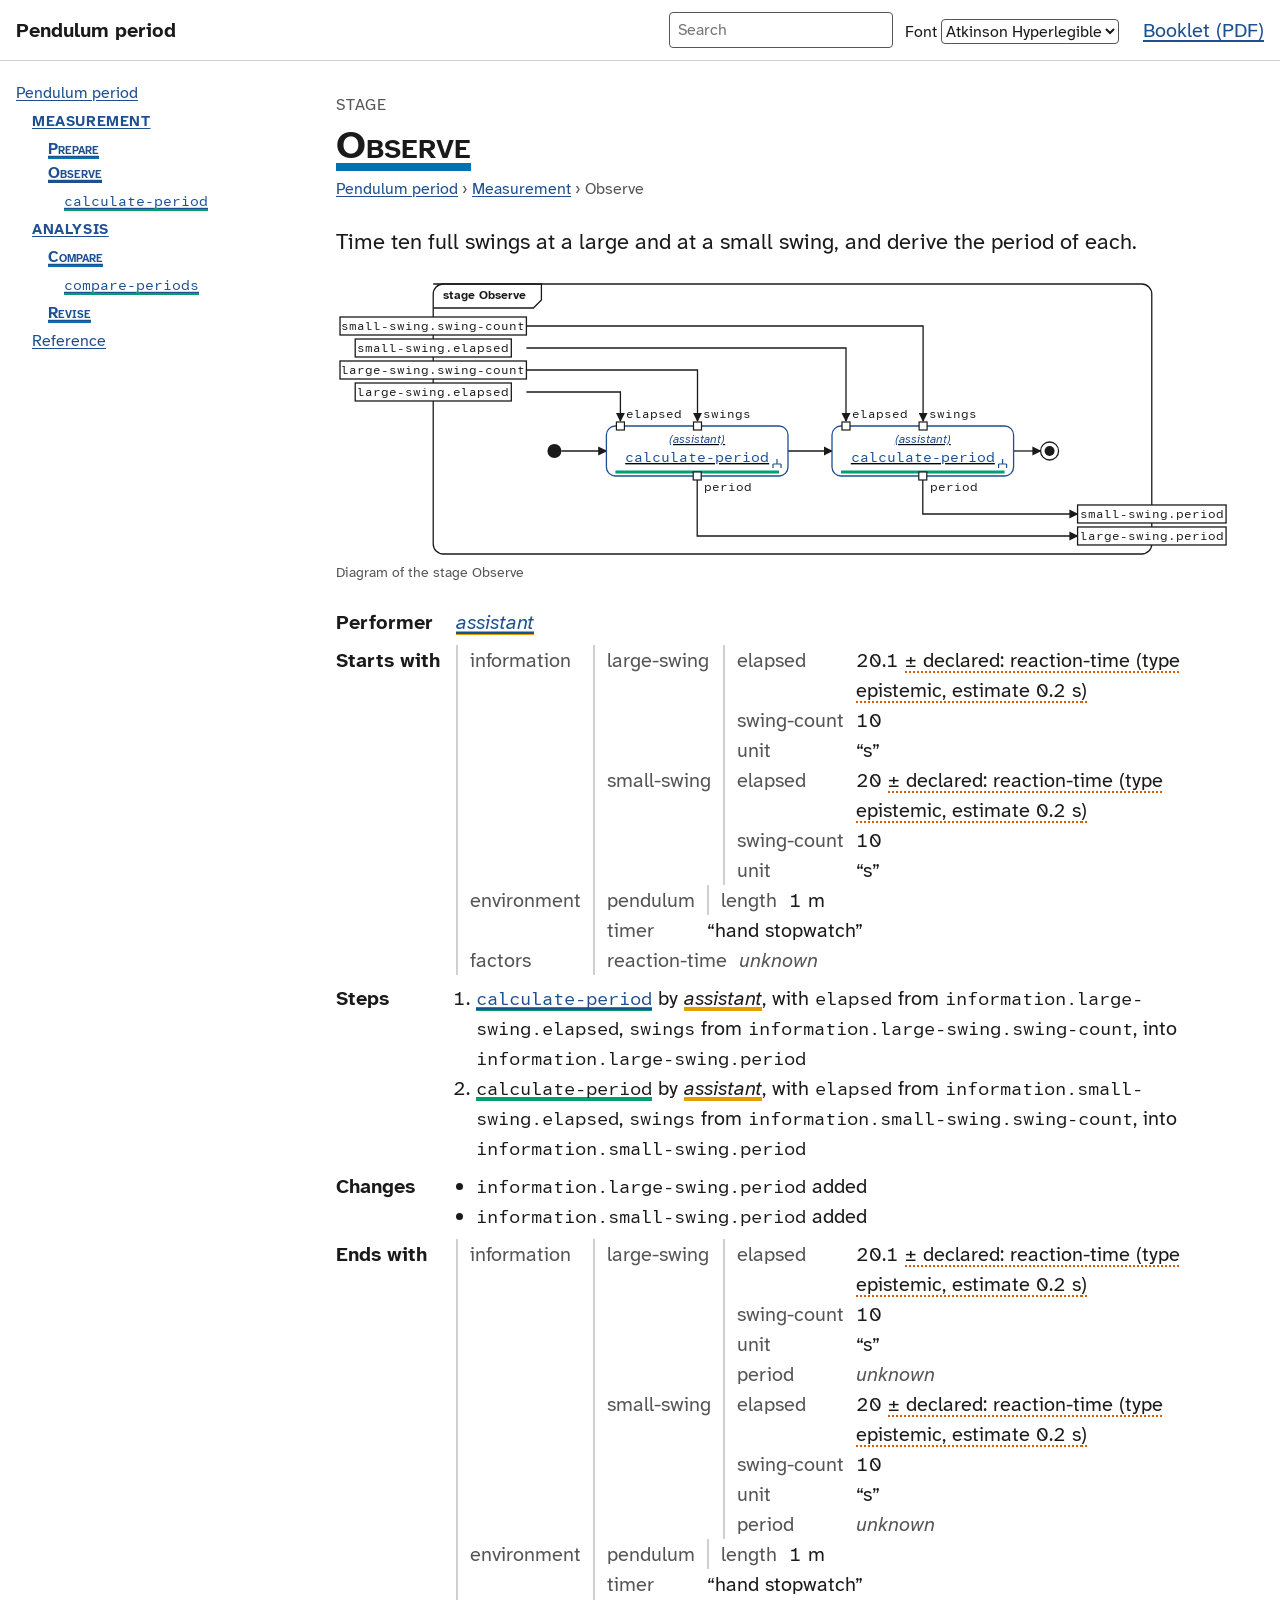
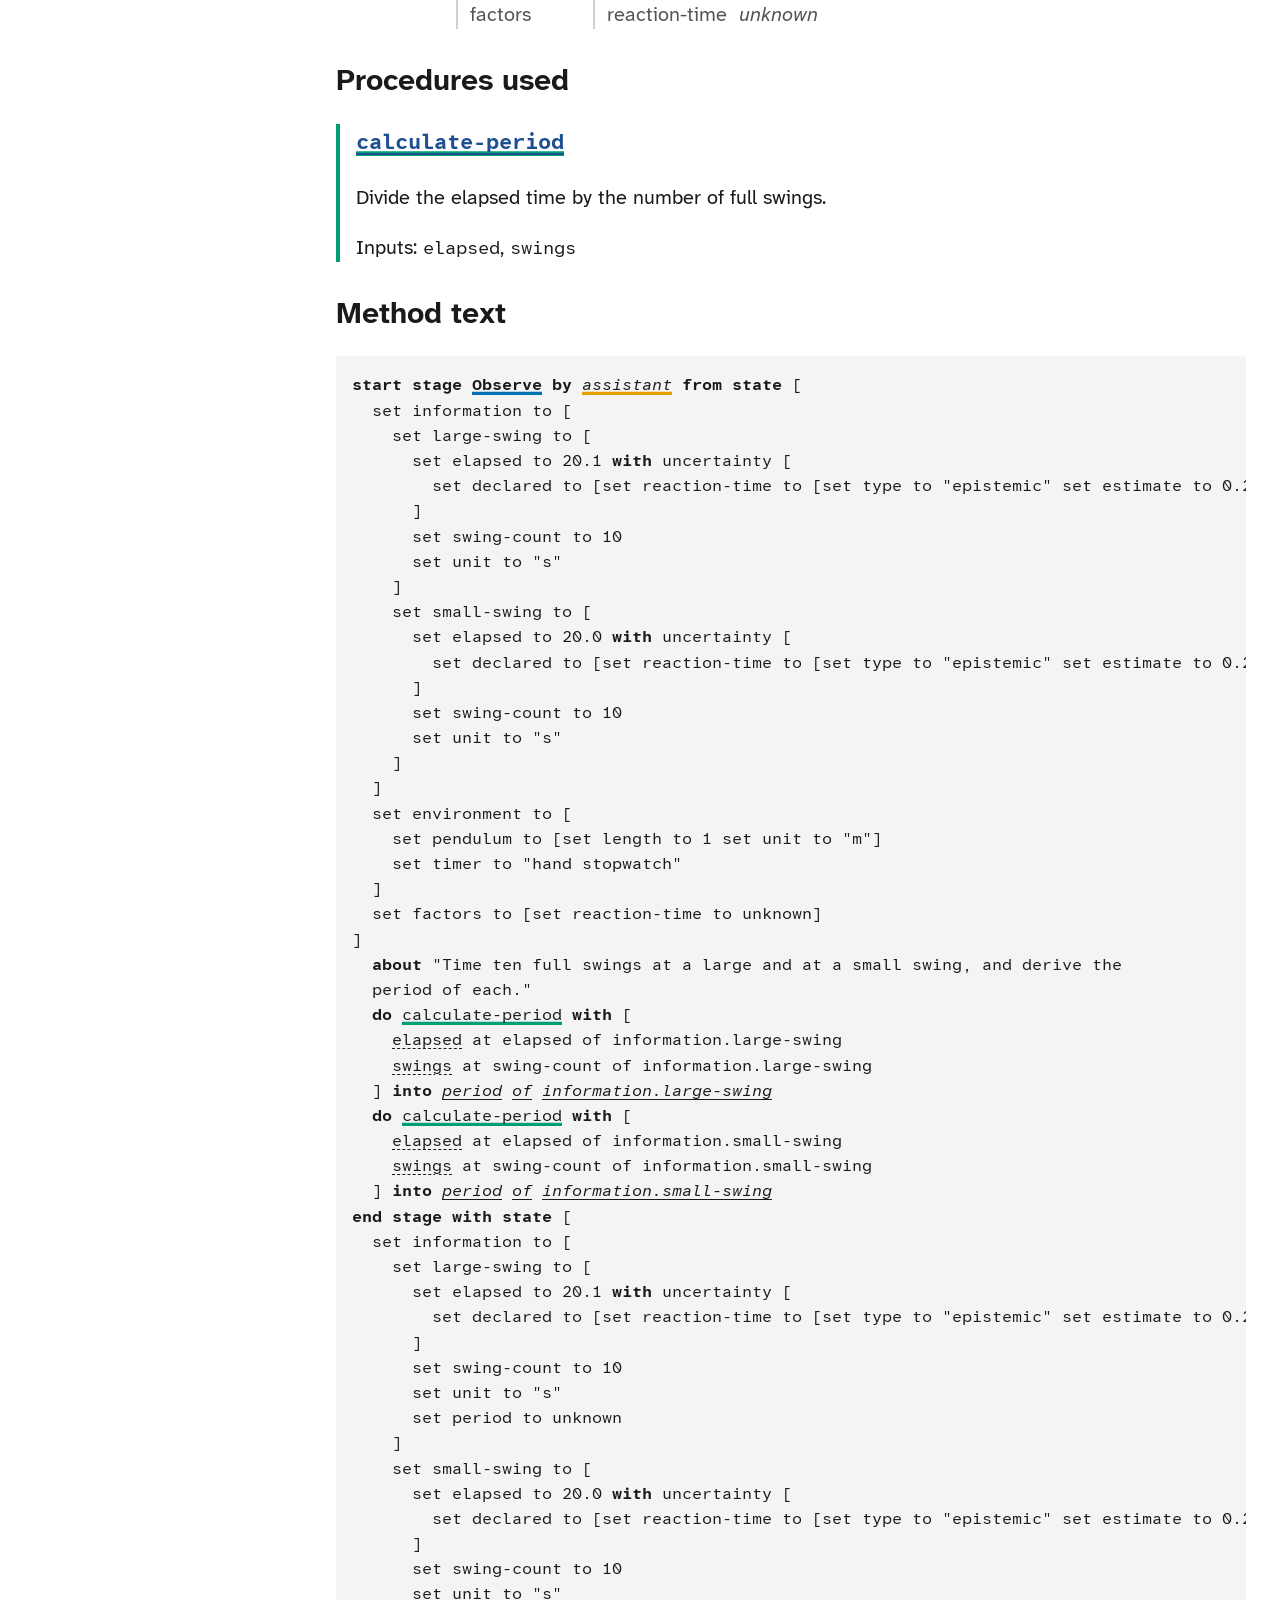
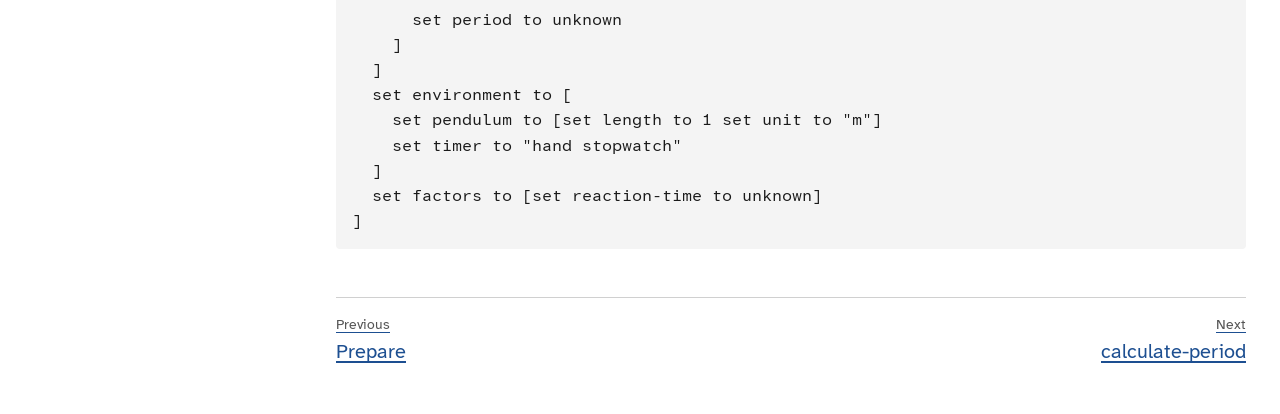
<file: stages/observe.html>
<!doctype html>
<html lang="en"><head><meta charset="utf-8"><meta name="viewport" content="width=device-width, initial-scale=1"><title>Observe – Pendulum period</title><link rel="icon" href="../assets/favicon.svg" type="image/svg+xml"><link rel="stylesheet" href="../assets/site.css"><script defer="" src="../assets/search-index.js"></script><script defer="" src="../assets/site.js"></script></head><body data-root="../"><a class="skip" href="#main">Skip to content</a><header class="site-header"><a class="site-title" href="../index.html">Pendulum period</a><div class="tools"></div><a class="booklet-link" href="../booklet.pdf">Booklet (PDF)</a></header><div class="layout"><nav class="outline" aria-label="Method outline"><ul><li><a href="../index.html">Pendulum period</a><ul><li><a href="../phases/measurement.html" class="cat-phase">Measurement</a><ul><li><a href="../stages/prepare.html" class="cat-stage">Prepare</a></li><li><a href="../stages/observe.html" class="cat-stage" aria-current="page">Observe</a><ul><li><a href="../procedures/calculate-period.html" class="cat-procedure"><code>calculate-period</code></a></li></ul></li></ul></li><li><a href="../phases/analysis.html" class="cat-phase">Analysis</a><ul><li><a href="../stages/compare.html" class="cat-stage">Compare</a><ul><li><a href="../procedures/compare-periods.html" class="cat-procedure"><code>compare-periods</code></a></li></ul></li><li><a href="../stages/revise.html" class="cat-stage">Revise</a></li></ul></li><li><a href="../reference.html">Reference</a></li></ul></li></ul></nav><main id="main"><p class="kind">Stage</p><h1><span class="cat-stage">Observe</span></h1><nav class="breadcrumbs" aria-label="Breadcrumbs"><ol><li><a href="../index.html">Pendulum period</a></li><li><a href="../phases/measurement.html">Measurement</a></li><li aria-current="page">Observe</li></ol></nav><div class="about"><p>Time ten full swings at a large and at a small swing, and derive the period of each.</p></div><figure class="diagram-figure"><div class="diagram-scroll"><svg xmlns="http://www.w3.org/2000/svg" viewBox="0 0 894.1 276.0" width="894.1" height="276.0" class="diagram" aria-labelledby="diagram-title diagram-desc"><title id="diagram-title">Diagram of the stage Observe</title><desc id="diagram-desc">Observe: procedure calculate-period, then procedure calculate-period. It reads large-swing.elapsed, large-swing.swing-count, small-swing.elapsed, small-swing.swing-count. It writes large-swing.period, small-swing.period.</desc><defs><marker id="diagram-arrow" viewBox="0 0 10 10" refX="9" refY="5" markerWidth="7" markerHeight="7" orient="auto-start-reverse"><path d="M0 0L10 5L0 10z" fill="currentColor"/></marker></defs><rect x="97.2" y="2" width="718.6" height="270.0" rx="10" fill="none" stroke="currentColor" stroke-width="1.3"/><path d="M97.2 2H205.4V18.0L197.4 26.0H97.2" fill="none" stroke="currentColor" stroke-width="1.3"/><text x="107.2" y="17.0" text-anchor="start" font-size="12" fill="currentColor" class="dg-text" font-weight="700">stage Observe</text><path d="M190.4 110.0L284.4 110.0L284.4 139.0" fill="none" stroke="currentColor" stroke-width="1.3" marker-end="url(#diagram-arrow)"/><path d="M190.4 88.0L361.5 88.0L361.5 139.0" fill="none" stroke="currentColor" stroke-width="1.3" marker-end="url(#diagram-arrow)"/><path d="M190.4 66.0L510.0 66.0L510.0 139.0" fill="none" stroke="currentColor" stroke-width="1.3" marker-end="url(#diagram-arrow)"/><path d="M190.4 44.0L587.1 44.0L587.1 139.0" fill="none" stroke="currentColor" stroke-width="1.3" marker-end="url(#diagram-arrow)"/><path d="M361.2 198.0L361.2 254.0L741.6 254.0" fill="none" stroke="currentColor" stroke-width="1.3" marker-end="url(#diagram-arrow)"/><path d="M586.8 198.0L586.8 232.0L741.6 232.0" fill="none" stroke="currentColor" stroke-width="1.3" marker-end="url(#diagram-arrow)"/><path d="M225.4 169.0L270.4 169.0" fill="none" stroke="currentColor" stroke-width="1.3" marker-end="url(#diagram-arrow)"/><path d="M452.0 169.0L496.0 169.0" fill="none" stroke="currentColor" stroke-width="1.3" marker-end="url(#diagram-arrow)"/><path d="M677.6 169.0L704.6 169.0" fill="none" stroke="currentColor" stroke-width="1.3" marker-end="url(#diagram-arrow)"/><circle cx="218.4" cy="169.0" r="7" fill="currentColor"/><circle cx="713.6" cy="169.0" r="9" fill="none" stroke="currentColor" stroke-width="1.3"/><circle cx="713.6" cy="169.0" r="5" fill="currentColor"/><a href="../procedures/calculate-period.html"><rect x="270.4" y="144.0" width="181.6" height="50.0" rx="9" style="fill:var(--background)" stroke="currentColor" stroke-width="1.3"/><path d="M279.4 190.0H443.0" stroke="#009E73" stroke-width="3" class="dg-procedure"/><text x="361.2" y="161.0" text-anchor="middle" font-size="12" fill="currentColor" class="dg-text" font-style="italic">(assistant)</text><text x="361.2" y="180.0" text-anchor="middle" font-size="14" fill="currentColor" class="dg-code">calculate-period</text><path d="M441.0 177.0V182.0M437.0 182.0H445.0M437.0 182.0V186.0M445.0 182.0V186.0" fill="none" stroke="currentColor" stroke-width="1.2"/></a><rect x="280.4" y="140.0" width="8" height="8" style="fill:var(--background)" stroke="currentColor" stroke-width="1.2"/><text x="290.4" y="136.0" text-anchor="start" font-size="12" fill="currentColor" class="dg-code">elapsed</text><rect x="357.5" y="140.0" width="8" height="8" style="fill:var(--background)" stroke="currentColor" stroke-width="1.2"/><text x="367.5" y="136.0" text-anchor="start" font-size="12" fill="currentColor" class="dg-code">swings</text><rect x="357.2" y="190.0" width="8" height="8" style="fill:var(--background)" stroke="currentColor" stroke-width="1.2"/><text x="368.2" y="209.0" text-anchor="start" font-size="12" fill="currentColor" class="dg-code">period</text><a href="../procedures/calculate-period.html"><rect x="496.0" y="144.0" width="181.6" height="50.0" rx="9" style="fill:var(--background)" stroke="currentColor" stroke-width="1.3"/><path d="M505.0 190.0H668.6" stroke="#009E73" stroke-width="3" class="dg-procedure"/><text x="586.8" y="161.0" text-anchor="middle" font-size="12" fill="currentColor" class="dg-text" font-style="italic">(assistant)</text><text x="586.8" y="180.0" text-anchor="middle" font-size="14" fill="currentColor" class="dg-code">calculate-period</text><path d="M666.6 177.0V182.0M662.6 182.0H670.6M662.6 182.0V186.0M670.6 182.0V186.0" fill="none" stroke="currentColor" stroke-width="1.2"/></a><rect x="506.0" y="140.0" width="8" height="8" style="fill:var(--background)" stroke="currentColor" stroke-width="1.2"/><text x="516.0" y="136.0" text-anchor="start" font-size="12" fill="currentColor" class="dg-code">elapsed</text><rect x="583.1" y="140.0" width="8" height="8" style="fill:var(--background)" stroke="currentColor" stroke-width="1.2"/><text x="593.1" y="136.0" text-anchor="start" font-size="12" fill="currentColor" class="dg-code">swings</text><rect x="582.8" y="190.0" width="8" height="8" style="fill:var(--background)" stroke="currentColor" stroke-width="1.2"/><text x="593.8" y="209.0" text-anchor="start" font-size="12" fill="currentColor" class="dg-code">period</text><rect x="19.2" y="101.0" width="156.1" height="18" style="fill:var(--background)" stroke="currentColor" stroke-width="1.3"/><text x="97.2" y="114.0" text-anchor="middle" font-size="12" fill="currentColor" class="dg-code">large-swing.elapsed</text><rect x="4.0" y="79.0" width="186.4" height="18" style="fill:var(--background)" stroke="currentColor" stroke-width="1.3"/><text x="97.2" y="92.0" text-anchor="middle" font-size="12" fill="currentColor" class="dg-code">large-swing.swing-count</text><rect x="19.2" y="57.0" width="156.1" height="18" style="fill:var(--background)" stroke="currentColor" stroke-width="1.3"/><text x="97.2" y="70.0" text-anchor="middle" font-size="12" fill="currentColor" class="dg-code">small-swing.elapsed</text><rect x="4.0" y="35.0" width="186.4" height="18" style="fill:var(--background)" stroke="currentColor" stroke-width="1.3"/><text x="97.2" y="48.0" text-anchor="middle" font-size="12" fill="currentColor" class="dg-code">small-swing.swing-count</text><rect x="741.6" y="245.0" width="148.5" height="18" style="fill:var(--background)" stroke="currentColor" stroke-width="1.3"/><text x="815.8" y="258.0" text-anchor="middle" font-size="12" fill="currentColor" class="dg-code">large-swing.period</text><rect x="741.6" y="223.0" width="148.5" height="18" style="fill:var(--background)" stroke="currentColor" stroke-width="1.3"/><text x="815.8" y="236.0" text-anchor="middle" font-size="12" fill="currentColor" class="dg-code">small-swing.period</text></svg></div><figcaption>Diagram of the stage Observe</figcaption></figure><section class="facts" aria-label="Facts"><dl><dt>Performer</dt><dd><a href="../index.html#performer-assistant" class="cat-performer" data-preview="kind: &quot;human&quot;, role: &quot;laboratory assistant&quot;">assistant</a></dd><dt>Starts with</dt><dd><dl class="record"><dt>information</dt><dd><dl class="record"><dt>large-swing</dt><dd><dl class="record"><dt>elapsed</dt><dd><span class="value">20.1</span> <span class="cat-uncertainty">± declared: reaction-time (type epistemic, estimate <span class="value">0.2&nbsp;<span class="unit">s</span></span>)</span></dd><dt>swing-count</dt><dd><span class="value">10</span></dd><dt>unit</dt><dd><span class="text-value">“s”</span></dd></dl></dd><dt>small-swing</dt><dd><dl class="record"><dt>elapsed</dt><dd><span class="value">20</span> <span class="cat-uncertainty">± declared: reaction-time (type epistemic, estimate <span class="value">0.2&nbsp;<span class="unit">s</span></span>)</span></dd><dt>swing-count</dt><dd><span class="value">10</span></dd><dt>unit</dt><dd><span class="text-value">“s”</span></dd></dl></dd></dl></dd><dt>environment</dt><dd><dl class="record"><dt>pendulum</dt><dd><dl class="record"><dt>length</dt><dd><span class="value">1&nbsp;<span class="unit">m</span></span></dd></dl></dd><dt>timer</dt><dd><span class="text-value">“hand stopwatch”</span></dd></dl></dd><dt>factors</dt><dd><dl class="record"><dt>reaction-time</dt><dd><span class="unknown">unknown</span></dd></dl></dd></dl></dd><dt>Steps</dt><dd><ol><li><a href="../procedures/calculate-period.html" class="cat-procedure" data-preview="Divide the elapsed time by the number of full swings."><code>calculate-period</code></a> by <span class="cat-performer">assistant</span>, with <code>elapsed</code> from <code>information.large-swing.elapsed</code>, <code>swings</code> from <code>information.large-swing.swing-count</code>, into <code>information.large-swing.period</code></li><li><span class="cat-procedure"><code>calculate-period</code></span> by <span class="cat-performer">assistant</span>, with <code>elapsed</code> from <code>information.small-swing.elapsed</code>, <code>swings</code> from <code>information.small-swing.swing-count</code>, into <code>information.small-swing.period</code></li></ol></dd><dt>Changes</dt><dd><ul><li><code>information.large-swing.period</code> added</li><li><code>information.small-swing.period</code> added</li></ul></dd><dt>Ends with</dt><dd><dl class="record"><dt>information</dt><dd><dl class="record"><dt>large-swing</dt><dd><dl class="record"><dt>elapsed</dt><dd><span class="value">20.1</span> <span class="cat-uncertainty">± declared: reaction-time (type epistemic, estimate <span class="value">0.2&nbsp;<span class="unit">s</span></span>)</span></dd><dt>swing-count</dt><dd><span class="value">10</span></dd><dt>unit</dt><dd><span class="text-value">“s”</span></dd><dt>period</dt><dd><span class="unknown">unknown</span></dd></dl></dd><dt>small-swing</dt><dd><dl class="record"><dt>elapsed</dt><dd><span class="value">20</span> <span class="cat-uncertainty">± declared: reaction-time (type epistemic, estimate <span class="value">0.2&nbsp;<span class="unit">s</span></span>)</span></dd><dt>swing-count</dt><dd><span class="value">10</span></dd><dt>unit</dt><dd><span class="text-value">“s”</span></dd><dt>period</dt><dd><span class="unknown">unknown</span></dd></dl></dd></dl></dd><dt>environment</dt><dd><dl class="record"><dt>pendulum</dt><dd><dl class="record"><dt>length</dt><dd><span class="value">1&nbsp;<span class="unit">m</span></span></dd></dl></dd><dt>timer</dt><dd><span class="text-value">“hand stopwatch”</span></dd></dl></dd><dt>factors</dt><dd><dl class="record"><dt>reaction-time</dt><dd><span class="unknown">unknown</span></dd></dl></dd></dl></dd></dl></section><section class="procedures-used"><h2>Procedures used</h2><div class="procedure-summary"><h3><a href="../procedures/calculate-period.html" class="cat-procedure" data-preview="Divide the elapsed time by the number of full swings."><code>calculate-period</code></a></h3><p>Divide the elapsed time by the number of full swings.</p><p>Inputs: <code>elapsed</code>, <code>swings</code></p></div></section><section class="verbose" aria-label="Method text"><h2>Method text</h2><pre><code><span class="code-keyword">start</span> <span class="code-keyword">stage</span> <span class="cat-stage">Observe</span> <span class="code-keyword">by</span> <span class="cat-performer">assistant</span> <span class="code-keyword">from</span> <span class="code-keyword">state</span> [
  set information to [
    set large-swing to [
      set elapsed to 20.1 <span class="code-keyword">with</span> uncertainty [
        set declared to [set reaction-time to [set type to &quot;epistemic&quot; set estimate to 0.2 set unit to &quot;s&quot;]]
      ]
      set swing-count to 10
      set unit to &quot;s&quot;
    ]
    set small-swing to [
      set elapsed to 20.0 <span class="code-keyword">with</span> uncertainty [
        set declared to [set reaction-time to [set type to &quot;epistemic&quot; set estimate to 0.2 set unit to &quot;s&quot;]]
      ]
      set swing-count to 10
      set unit to &quot;s&quot;
    ]
  ]
  set environment to [
    set pendulum to [set length to 1 set unit to &quot;m&quot;]
    set timer to &quot;hand stopwatch&quot;
  ]
  set factors to [set reaction-time to unknown]
]
  <span class="code-keyword">about</span> &quot;Time ten full swings at a large and at a small swing, and derive the
  period of each.&quot;
  <span class="code-keyword">do</span> <span class="cat-procedure">calculate-period</span> <span class="code-keyword">with</span> [
    <span class="code-input">elapsed</span> at elapsed of information.large-swing
    <span class="code-input">swings</span> at swing-count of information.large-swing
  ] <span class="code-keyword">into</span> <span class="code-output">period</span> <span class="code-output">of</span> <span class="code-output">information.large-swing</span>
  <span class="code-keyword">do</span> <span class="cat-procedure">calculate-period</span> <span class="code-keyword">with</span> [
    <span class="code-input">elapsed</span> at elapsed of information.small-swing
    <span class="code-input">swings</span> at swing-count of information.small-swing
  ] <span class="code-keyword">into</span> <span class="code-output">period</span> <span class="code-output">of</span> <span class="code-output">information.small-swing</span>
<span class="code-keyword">end</span> <span class="code-keyword">stage</span> <span class="code-keyword">with</span> <span class="code-keyword">state</span> [
  set information to [
    set large-swing to [
      set elapsed to 20.1 <span class="code-keyword">with</span> uncertainty [
        set declared to [set reaction-time to [set type to &quot;epistemic&quot; set estimate to 0.2 set unit to &quot;s&quot;]]
      ]
      set swing-count to 10
      set unit to &quot;s&quot;
      set period to unknown
    ]
    set small-swing to [
      set elapsed to 20.0 <span class="code-keyword">with</span> uncertainty [
        set declared to [set reaction-time to [set type to &quot;epistemic&quot; set estimate to 0.2 set unit to &quot;s&quot;]]
      ]
      set swing-count to 10
      set unit to &quot;s&quot;
      set period to unknown
    ]
  ]
  set environment to [
    set pendulum to [set length to 1 set unit to &quot;m&quot;]
    set timer to &quot;hand stopwatch&quot;
  ]
  set factors to [set reaction-time to unknown]
]</code></pre></section><nav class="sequence" aria-label="Reading order"><a href="../stages/prepare.html" rel="prev"><span class="direction">Previous</span>Prepare</a><a href="../procedures/calculate-period.html" rel="next" class="next"><span class="direction">Next</span>calculate-period</a></nav></main></div></body></html>
</file>
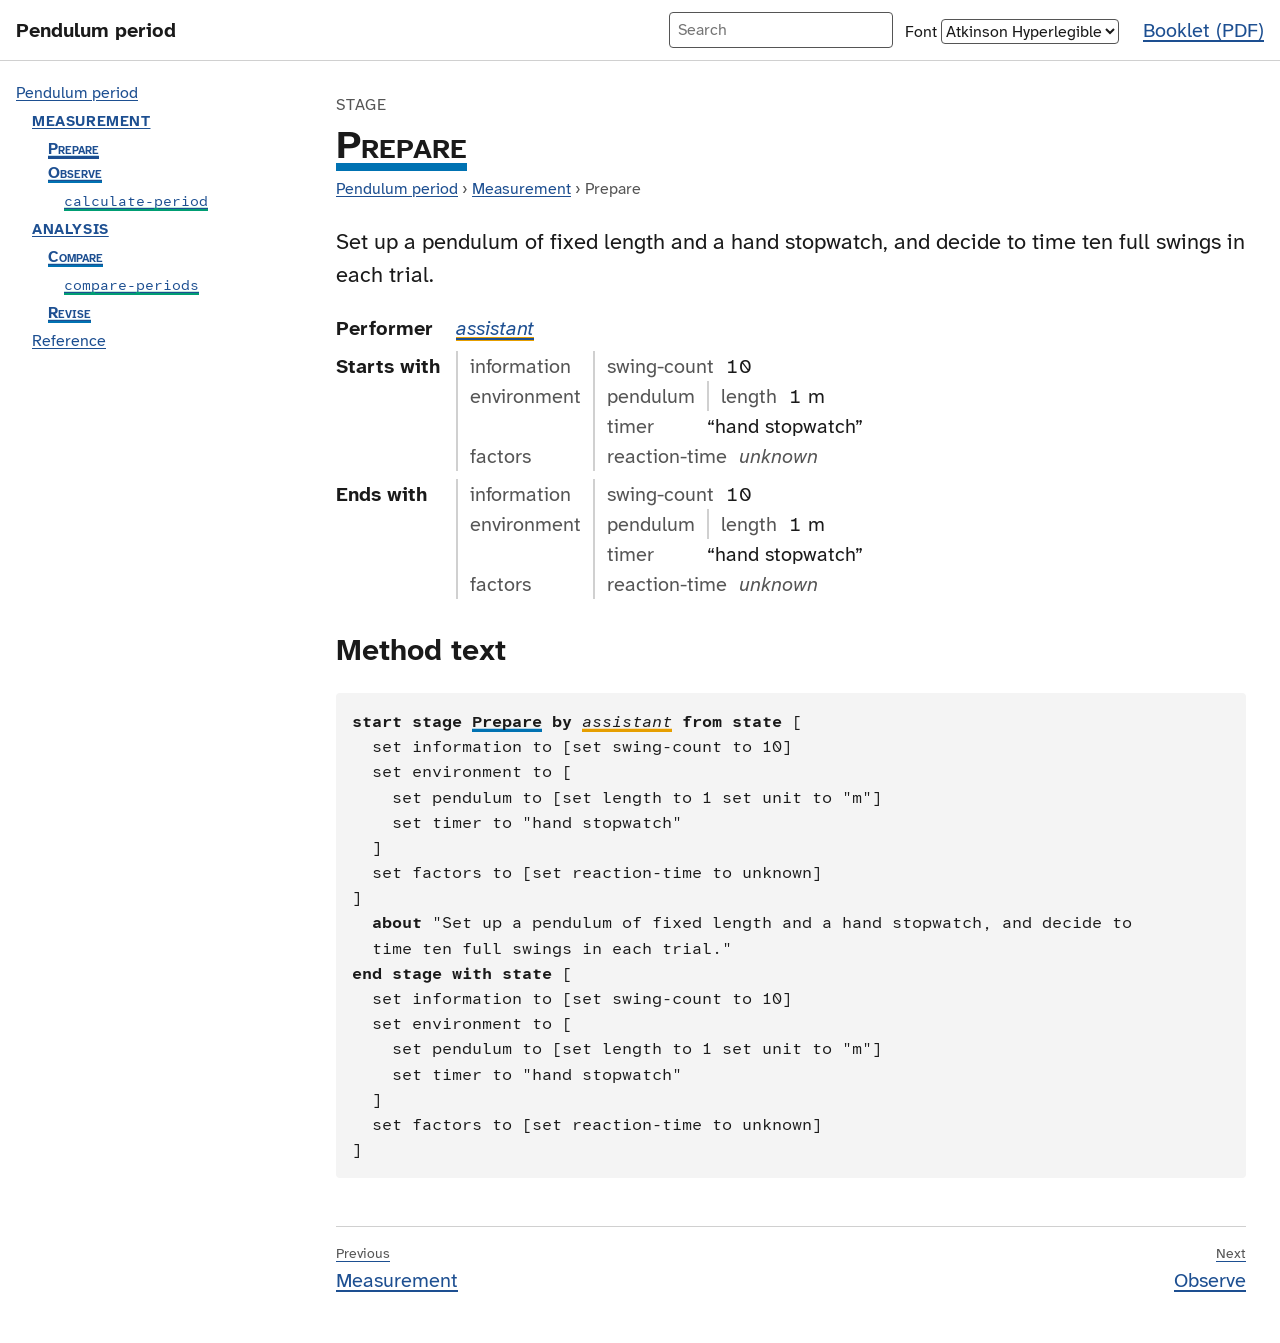
<file: stages/prepare.html>
<!doctype html>
<html lang="en"><head><meta charset="utf-8"><meta name="viewport" content="width=device-width, initial-scale=1"><title>Prepare – Pendulum period</title><link rel="icon" href="../assets/favicon.svg" type="image/svg+xml"><link rel="stylesheet" href="../assets/site.css"><script defer="" src="../assets/search-index.js"></script><script defer="" src="../assets/site.js"></script></head><body data-root="../"><a class="skip" href="#main">Skip to content</a><header class="site-header"><a class="site-title" href="../index.html">Pendulum period</a><div class="tools"></div><a class="booklet-link" href="../booklet.pdf">Booklet (PDF)</a></header><div class="layout"><nav class="outline" aria-label="Method outline"><ul><li><a href="../index.html">Pendulum period</a><ul><li><a href="../phases/measurement.html" class="cat-phase">Measurement</a><ul><li><a href="../stages/prepare.html" class="cat-stage" aria-current="page">Prepare</a></li><li><a href="../stages/observe.html" class="cat-stage">Observe</a><ul><li><a href="../procedures/calculate-period.html" class="cat-procedure"><code>calculate-period</code></a></li></ul></li></ul></li><li><a href="../phases/analysis.html" class="cat-phase">Analysis</a><ul><li><a href="../stages/compare.html" class="cat-stage">Compare</a><ul><li><a href="../procedures/compare-periods.html" class="cat-procedure"><code>compare-periods</code></a></li></ul></li><li><a href="../stages/revise.html" class="cat-stage">Revise</a></li></ul></li><li><a href="../reference.html">Reference</a></li></ul></li></ul></nav><main id="main"><p class="kind">Stage</p><h1><span class="cat-stage">Prepare</span></h1><nav class="breadcrumbs" aria-label="Breadcrumbs"><ol><li><a href="../index.html">Pendulum period</a></li><li><a href="../phases/measurement.html">Measurement</a></li><li aria-current="page">Prepare</li></ol></nav><div class="about"><p>Set up a pendulum of fixed length and a hand stopwatch, and decide to time ten full swings in each trial.</p></div><section class="facts" aria-label="Facts"><dl><dt>Performer</dt><dd><a href="../index.html#performer-assistant" class="cat-performer" data-preview="kind: &quot;human&quot;, role: &quot;laboratory assistant&quot;">assistant</a></dd><dt>Starts with</dt><dd><dl class="record"><dt>information</dt><dd><dl class="record"><dt>swing-count</dt><dd><span class="value">10</span></dd></dl></dd><dt>environment</dt><dd><dl class="record"><dt>pendulum</dt><dd><dl class="record"><dt>length</dt><dd><span class="value">1&nbsp;<span class="unit">m</span></span></dd></dl></dd><dt>timer</dt><dd><span class="text-value">“hand stopwatch”</span></dd></dl></dd><dt>factors</dt><dd><dl class="record"><dt>reaction-time</dt><dd><span class="unknown">unknown</span></dd></dl></dd></dl></dd><dt>Ends with</dt><dd><dl class="record"><dt>information</dt><dd><dl class="record"><dt>swing-count</dt><dd><span class="value">10</span></dd></dl></dd><dt>environment</dt><dd><dl class="record"><dt>pendulum</dt><dd><dl class="record"><dt>length</dt><dd><span class="value">1&nbsp;<span class="unit">m</span></span></dd></dl></dd><dt>timer</dt><dd><span class="text-value">“hand stopwatch”</span></dd></dl></dd><dt>factors</dt><dd><dl class="record"><dt>reaction-time</dt><dd><span class="unknown">unknown</span></dd></dl></dd></dl></dd></dl></section><section class="verbose" aria-label="Method text"><h2>Method text</h2><pre><code><span class="code-keyword">start</span> <span class="code-keyword">stage</span> <span class="cat-stage">Prepare</span> <span class="code-keyword">by</span> <span class="cat-performer">assistant</span> <span class="code-keyword">from</span> <span class="code-keyword">state</span> [
  set information to [set swing-count to 10]
  set environment to [
    set pendulum to [set length to 1 set unit to &quot;m&quot;]
    set timer to &quot;hand stopwatch&quot;
  ]
  set factors to [set reaction-time to unknown]
]
  <span class="code-keyword">about</span> &quot;Set up a pendulum of fixed length and a hand stopwatch, and decide to
  time ten full swings in each trial.&quot;
<span class="code-keyword">end</span> <span class="code-keyword">stage</span> <span class="code-keyword">with</span> <span class="code-keyword">state</span> [
  set information to [set swing-count to 10]
  set environment to [
    set pendulum to [set length to 1 set unit to &quot;m&quot;]
    set timer to &quot;hand stopwatch&quot;
  ]
  set factors to [set reaction-time to unknown]
]</code></pre></section><nav class="sequence" aria-label="Reading order"><a href="../phases/measurement.html" rel="prev"><span class="direction">Previous</span>Measurement</a><a href="../stages/observe.html" rel="next" class="next"><span class="direction">Next</span>Observe</a></nav></main></div></body></html>
</file>
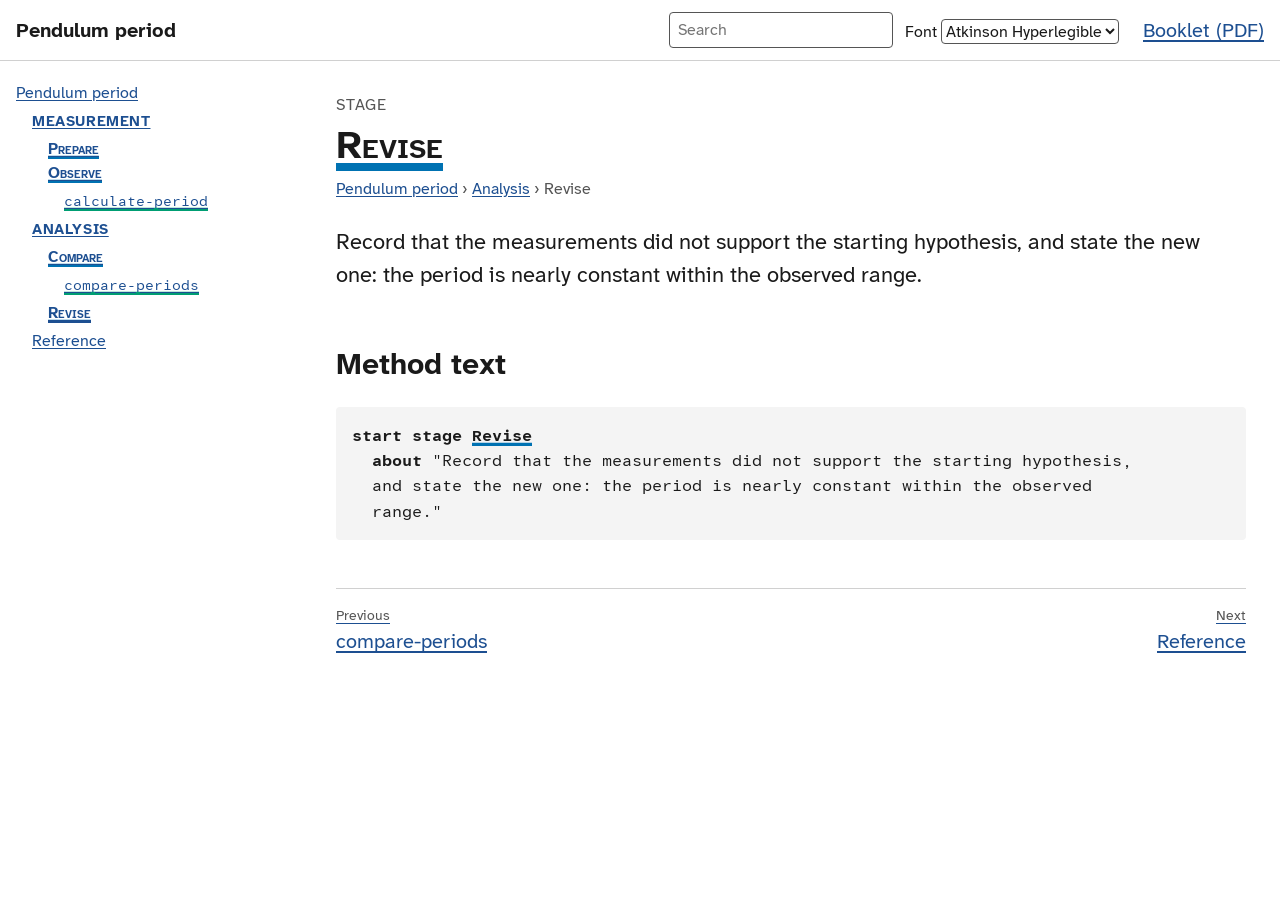
<file: stages/revise.html>
<!doctype html>
<html lang="en"><head><meta charset="utf-8"><meta name="viewport" content="width=device-width, initial-scale=1"><title>Revise – Pendulum period</title><link rel="icon" href="../assets/favicon.svg" type="image/svg+xml"><link rel="stylesheet" href="../assets/site.css"><script defer="" src="../assets/search-index.js"></script><script defer="" src="../assets/site.js"></script></head><body data-root="../"><a class="skip" href="#main">Skip to content</a><header class="site-header"><a class="site-title" href="../index.html">Pendulum period</a><div class="tools"></div><a class="booklet-link" href="../booklet.pdf">Booklet (PDF)</a></header><div class="layout"><nav class="outline" aria-label="Method outline"><ul><li><a href="../index.html">Pendulum period</a><ul><li><a href="../phases/measurement.html" class="cat-phase">Measurement</a><ul><li><a href="../stages/prepare.html" class="cat-stage">Prepare</a></li><li><a href="../stages/observe.html" class="cat-stage">Observe</a><ul><li><a href="../procedures/calculate-period.html" class="cat-procedure"><code>calculate-period</code></a></li></ul></li></ul></li><li><a href="../phases/analysis.html" class="cat-phase">Analysis</a><ul><li><a href="../stages/compare.html" class="cat-stage">Compare</a><ul><li><a href="../procedures/compare-periods.html" class="cat-procedure"><code>compare-periods</code></a></li></ul></li><li><a href="../stages/revise.html" class="cat-stage" aria-current="page">Revise</a></li></ul></li><li><a href="../reference.html">Reference</a></li></ul></li></ul></nav><main id="main"><p class="kind">Stage</p><h1><span class="cat-stage">Revise</span></h1><nav class="breadcrumbs" aria-label="Breadcrumbs"><ol><li><a href="../index.html">Pendulum period</a></li><li><a href="../phases/analysis.html">Analysis</a></li><li aria-current="page">Revise</li></ol></nav><div class="about"><p>Record that the measurements did not support the starting hypothesis, and state the new one: the period is nearly constant within the observed range.</p></div><section class="facts" aria-label="Facts"><dl></dl></section><section class="verbose" aria-label="Method text"><h2>Method text</h2><pre><code><span class="code-keyword">start</span> <span class="code-keyword">stage</span> <span class="cat-stage">Revise</span>
  <span class="code-keyword">about</span> &quot;Record that the measurements did not support the starting hypothesis,
  and state the new one: the period is nearly constant within the observed
  range.&quot;</code></pre></section><nav class="sequence" aria-label="Reading order"><a href="../procedures/compare-periods.html" rel="prev"><span class="direction">Previous</span>compare-periods</a><a href="../reference.html" rel="next" class="next"><span class="direction">Next</span>Reference</a></nav></main></div></body></html>
</file>
<file: assets/site.css>
:root {
  --font-text: "Atkinson Hyperlegible Next", "Atkinson Hyperlegible Next", system-ui, sans-serif;
  --font-code: "Atkinson Hyperlegible Mono", "Atkinson Hyperlegible Mono", ui-monospace, monospace;
  --background: #ffffff;
  --muted: #555555;
  --text: #1a1a1a;
  --link: #1d4f91;
  --code-background: #f4f4f4;
  --border: #d0d0d0;
  --cat-stage: #0072B2;
  --cat-performer: #E69F00;
  --cat-procedure: #009E73;
  --cat-uncertainty: #D55E00;
}
@media (prefers-color-scheme: dark) {
:root {
  --background: #121212;
  --muted: #b0b0b0;
  --text: #ececec;
  --link: #8ab4f8;
  --code-background: #1e1e1e;
  --border: #3a3a3a;
  --cat-stage: #56B4E9;
  --cat-performer: #E69F00;
  --cat-procedure: #009E73;
  --cat-uncertainty: #D55E00;
}
}
/* Standard style of the ScienceLogo Documenter website.
   Colours and fonts come from the variables set above this rule set. */

@font-face { font-family: "Atkinson Hyperlegible Next"; src: url("../fonts/atkinson-hyperlegible-next/AtkinsonHyperlegibleNext-Regular.ttf"); font-weight: 400; font-style: normal; font-display: swap; }
@font-face { font-family: "Atkinson Hyperlegible Next"; src: url("../fonts/atkinson-hyperlegible-next/AtkinsonHyperlegibleNext-Italic.ttf"); font-weight: 400; font-style: italic; font-display: swap; }
@font-face { font-family: "Atkinson Hyperlegible Next"; src: url("../fonts/atkinson-hyperlegible-next/AtkinsonHyperlegibleNext-Bold.ttf"); font-weight: 700; font-style: normal; font-display: swap; }
@font-face { font-family: "Atkinson Hyperlegible Next"; src: url("../fonts/atkinson-hyperlegible-next/AtkinsonHyperlegibleNext-BoldItalic.ttf"); font-weight: 700; font-style: italic; font-display: swap; }
@font-face { font-family: "Atkinson Hyperlegible Mono"; src: url("../fonts/atkinson-hyperlegible-mono/AtkinsonHyperlegibleMono-Regular.ttf"); font-weight: 400; font-style: normal; font-display: swap; }
@font-face { font-family: "Atkinson Hyperlegible Mono"; src: url("../fonts/atkinson-hyperlegible-mono/AtkinsonHyperlegibleMono-Italic.ttf"); font-weight: 400; font-style: italic; font-display: swap; }
@font-face { font-family: "Atkinson Hyperlegible Mono"; src: url("../fonts/atkinson-hyperlegible-mono/AtkinsonHyperlegibleMono-Bold.ttf"); font-weight: 700; font-style: normal; font-display: swap; }
@font-face { font-family: "IBM Plex Serif"; src: url("../fonts/ibm-plex-serif/IBMPlexSerif-Regular.woff2") format("woff2"); font-weight: 400; font-style: normal; font-display: swap; }
@font-face { font-family: "IBM Plex Serif"; src: url("../fonts/ibm-plex-serif/IBMPlexSerif-Italic.woff2") format("woff2"); font-weight: 400; font-style: italic; font-display: swap; }
@font-face { font-family: "IBM Plex Serif"; src: url("../fonts/ibm-plex-serif/IBMPlexSerif-Bold.woff2") format("woff2"); font-weight: 700; font-style: normal; font-display: swap; }
@font-face { font-family: "IBM Plex Serif"; src: url("../fonts/ibm-plex-serif/IBMPlexSerif-BoldItalic.woff2") format("woff2"); font-weight: 700; font-style: italic; font-display: swap; }
@font-face { font-family: "IBM Plex Sans"; src: url("../fonts/ibm-plex-sans/IBMPlexSans-Regular.woff2") format("woff2"); font-weight: 400; font-style: normal; font-display: swap; }
@font-face { font-family: "IBM Plex Sans"; src: url("../fonts/ibm-plex-sans/IBMPlexSans-Italic.woff2") format("woff2"); font-weight: 400; font-style: italic; font-display: swap; }
@font-face { font-family: "IBM Plex Sans"; src: url("../fonts/ibm-plex-sans/IBMPlexSans-Bold.woff2") format("woff2"); font-weight: 700; font-style: normal; font-display: swap; }
@font-face { font-family: "IBM Plex Sans"; src: url("../fonts/ibm-plex-sans/IBMPlexSans-BoldItalic.woff2") format("woff2"); font-weight: 700; font-style: italic; font-display: swap; }

html[data-font="plex-serif"] { --font-text: "IBM Plex Serif", Georgia, serif; }
html[data-font="plex-sans"] { --font-text: "IBM Plex Sans", system-ui, sans-serif; }

*, *::before, *::after { box-sizing: border-box; }

html { font-size: 100%; }

body {
  margin: 0;
  background: var(--background);
  color: var(--text);
  font-family: var(--font-text);
  font-size: 1.25rem;
  line-height: 1.5;
}

code, pre { font-family: var(--font-code); font-size: 0.9em; }

a { color: var(--link); text-decoration: underline; text-underline-offset: 0.15em; }
a:focus-visible, select:focus-visible, input:focus-visible { outline: 3px solid var(--link); outline-offset: 2px; }

.skip { position: absolute; left: -999px; }
.skip:focus { left: 1rem; top: 1rem; background: var(--background); padding: 0.5rem; z-index: 10; }

/* Header */
.site-header {
  display: flex; flex-wrap: wrap; align-items: center; gap: 0.75rem 1.5rem;
  padding: 0.75rem 1rem; border-bottom: 1px solid var(--border);
}
.site-title { font-weight: 700; color: var(--text); text-decoration: none; display: flex; align-items: center; gap: 0.5rem; }
.site-title img { max-height: 2.5rem; width: auto; }
.tools { display: flex; flex-wrap: wrap; gap: 0.75rem; align-items: center; flex: 1 1 auto; justify-content: flex-end; }
.booklet-link { white-space: nowrap; }

/* Layout */
.layout { display: grid; grid-template-columns: minmax(12rem, 18rem) minmax(0, 1fr); gap: 2rem; padding: 1rem; }
main { max-width: 70ch; min-width: 0; }
@media (max-width: 52rem) {
  .layout { grid-template-columns: minmax(0, 1fr); }
  .outline { order: 2; border-top: 1px solid var(--border); padding-top: 1rem; }
}

/* Outline */
.outline { font-size: 1rem; }
.outline ul { list-style: none; padding-left: 1rem; margin: 0.25rem 0; }
.outline > ul { padding-left: 0; }
.outline a[aria-current="page"] { font-weight: 700; text-decoration-thickness: 3px; }
@media (min-width: 52rem) { .outline { position: sticky; top: 1rem; align-self: start; max-height: calc(100vh - 2rem); overflow: auto; } }

/* Page */
.kind { margin: 1rem 0 0; color: var(--muted); font-size: 1rem; text-transform: uppercase; letter-spacing: 0.05em; }
h1 { margin: 0.25rem 0 0.5rem; line-height: 1.2; }
h2 { margin-top: 2rem; line-height: 1.25; }
.breadcrumbs ol { list-style: none; padding: 0; margin: 0 0 1.5rem; display: flex; flex-wrap: wrap; gap: 0.25rem; font-size: 1rem; color: var(--muted); }
.breadcrumbs li + li::before { content: "›"; margin-right: 0.25rem; }
.about { font-size: 1.1em; }
.missing-about { color: var(--muted); font-style: italic; }

.facts dl, dl.performers { display: grid; grid-template-columns: max-content minmax(0, 1fr); gap: 0.5rem 1rem; }
.facts dt, dl.performers dt { font-weight: 700; }
.facts dd, dl.performers dd { margin: 0; }
.facts ol, .facts ul { margin: 0; padding-left: 1.25rem; }
dl.record { margin: 0; padding-left: 0.75rem; border-left: 2px solid var(--border); display: grid; grid-template-columns: max-content minmax(0, 1fr); gap: 0 0.75rem; }
dl.record dt { font-weight: 400; color: var(--muted); }
dl.record dd { margin: 0; }

.value { font-variant-numeric: tabular-nums; }
.unit { font-style: normal; }
.unknown { color: var(--muted); font-style: italic; }

pre { background: var(--code-background); padding: 1rem; overflow-x: auto; border-radius: 4px; line-height: 1.4; }
.procedure-summary, .procedure-block { border-left: 4px solid var(--cat-procedure); padding-left: 1rem; margin: 1.5rem 0; }
table { border-collapse: collapse; }
th, td { text-align: left; padding: 0.25rem 0.75rem; border-bottom: 1px solid var(--border); }

/* Categories: the type style carries the meaning; colour is a second cue. */
.cat-phase { font-weight: 700; text-transform: uppercase; letter-spacing: 0.04em; font-size: 0.92em; }
.cat-stage { font-weight: 700; font-variant: small-caps; box-shadow: inset 0 -0.2em 0 var(--cat-stage); }
.cat-performer { font-style: italic; box-shadow: inset 0 -0.2em 0 var(--cat-performer); }
.cat-procedure, code.cat-procedure { font-family: var(--font-code); box-shadow: inset 0 -0.2em 0 var(--cat-procedure); }
.cat-record { font-weight: 700; }
.cat-uncertainty { text-decoration: underline dotted var(--cat-uncertainty) 2px; text-underline-offset: 0.2em; }
pre .cat-stage, pre .cat-performer, pre .cat-procedure { font-variant: normal; }
pre .cat-phase { text-transform: none; letter-spacing: normal; font-size: inherit; }

/* Structure of the method text: structure words in bold, inputs with a
   dashed underline, outputs in italics with a solid underline. */
pre .code-keyword { font-weight: 700; }
pre .code-input { text-decoration: underline dashed 1px; text-underline-offset: 0.2em; }
pre .code-output { font-style: italic; text-decoration: underline solid 1px; text-underline-offset: 0.2em; }

/* Diagrams: UML activity diagrams, styled by the page's fonts and colours. */
figure.diagram-figure { margin: 1.5rem 0; }
figure.diagram-figure figcaption { font-size: 0.9rem; color: var(--muted); margin-top: 0.25rem; }
.diagram-scroll { overflow-x: auto; }
svg.diagram { color: var(--text); max-width: 100%; height: auto; display: block; }
svg.diagram .dg-text { font-family: var(--font-text); }
svg.diagram .dg-code { font-family: var(--font-code); }
svg.diagram .dg-stage { stroke: var(--cat-stage); }
svg.diagram .dg-procedure { stroke: var(--cat-procedure); }
svg.diagram a:hover rect, svg.diagram a:focus rect { stroke-width: 2.5; }

/* The language note on the overview page */
.language-note { display: flex; align-items: center; gap: 0.75rem; margin: 0; font-size: 1rem; color: var(--muted); }
.language-note img { height: 2.25rem; width: auto; }
@media (prefers-color-scheme: dark) { .language-note img { background: #ffffff; border-radius: 4px; padding: 2px; } }

/* Reading order */
.sequence { display: flex; justify-content: space-between; gap: 1rem; margin: 3rem 0 2rem; padding-top: 1rem; border-top: 1px solid var(--border); }
.sequence > a { display: flex; flex-direction: column; }
.sequence .next { margin-left: auto; text-align: right; }
.direction { font-size: 0.9rem; color: var(--muted); }

/* Search, font switch and previews (added by site.js) */
.search { position: relative; }
.search input { font: inherit; font-size: 1rem; padding: 0.3rem 0.5rem; width: 14rem; max-width: 100%; color: var(--text); background: var(--background); border: 1px solid var(--muted); border-radius: 4px; }
.search-results { position: absolute; right: 0; top: 100%; z-index: 20; width: min(28rem, 90vw); max-height: 70vh; overflow: auto; margin: 0.25rem 0 0; padding: 0.5rem; list-style: none; background: var(--background); border: 1px solid var(--border); border-radius: 4px; font-size: 1rem; }
.search-results:empty { display: none; }
.search-results li { padding: 0.25rem 0; }
.search-results small { color: var(--muted); display: block; }
.font-switch select { font: inherit; font-size: 1rem; color: var(--text); background: var(--background); border: 1px solid var(--muted); border-radius: 4px; }
.font-switch label { font-size: 1rem; margin-right: 0.25rem; }
.preview { position: absolute; z-index: 30; max-width: 24rem; padding: 0.5rem 0.75rem; background: var(--background); color: var(--text); border: 1px solid var(--muted); border-radius: 4px; font-size: 1rem; box-shadow: 0 2px 8px rgba(0, 0, 0, 0.2); }
.visually-hidden { position: absolute; width: 1px; height: 1px; overflow: hidden; clip: rect(0 0 0 0); white-space: nowrap; }

@media print {
  .outline, .tools, .sequence, .skip { display: none; }
  .layout { display: block; }
}
</file>
